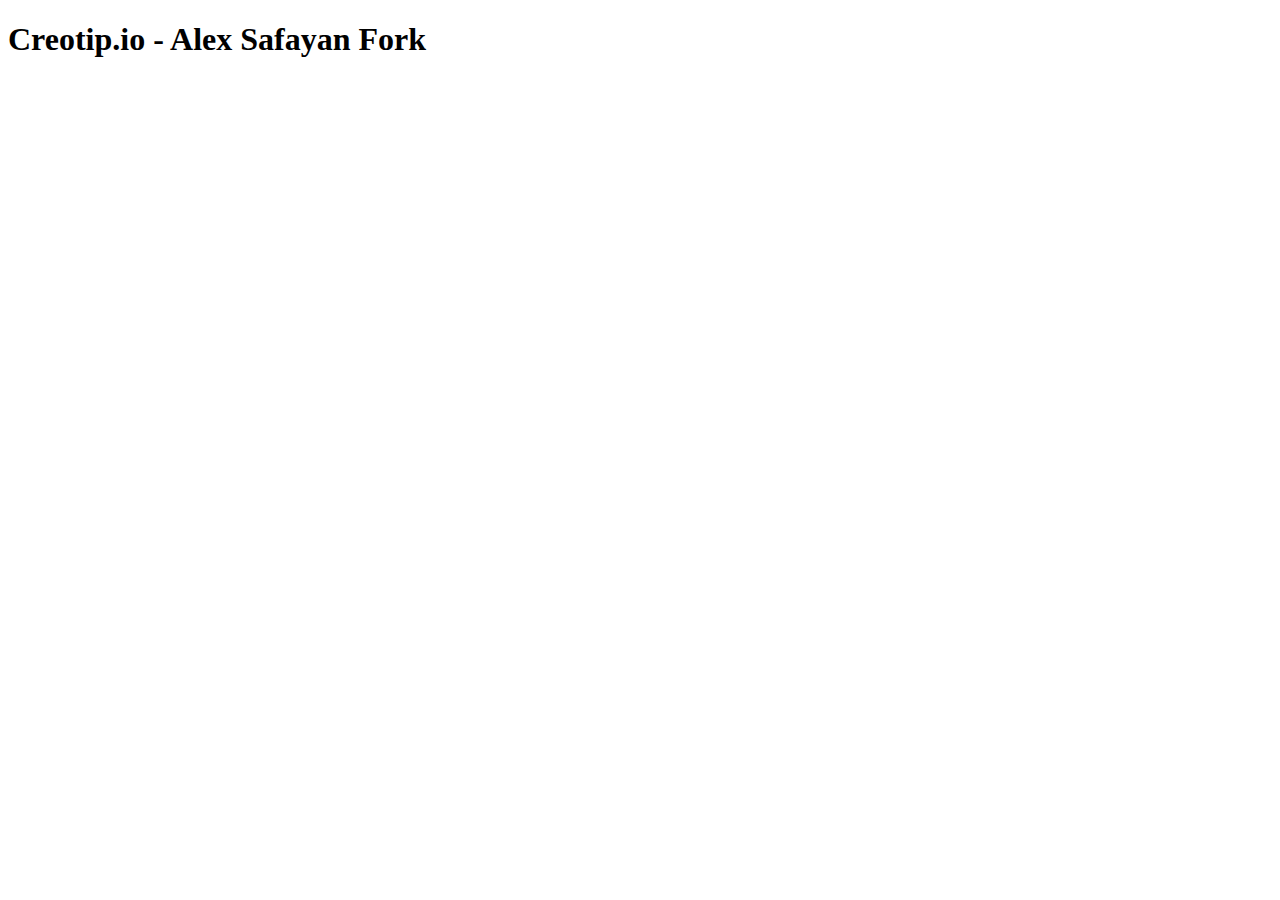
<file: index.html>
<!DOCTYPE html>
<html lang="en">
<head>
  <meta charset="UTF-8">
  <meta name="viewport" content="width=device-width, initial-scale=1.0">
  <title>Sandbox Loader</title>
  <style>
   @import url(https://fonts.googleapis.com/css?family=Open+Sans:300);

.inner {
  position: absolute; 
  margin: auto; 
  width: 50px; 
  height: 95px; 
  top: 0px; 
  left: 0px; 
  bottom: 0px; 
  right: 0px; 
}

.inner > div {
  width: 50px; 
  height: 50px; 
  background-color: rgba(255, 255, 255, 0.7); 
  border-radius: 100%; 
  position: absolute; 
  transition: all 0.5s ease; 
}

.inner > div:first-child {
  margin-left: -27px; 
  animation: one 1.5s linear 1; 
}

.inner > div:nth-child(2) {
  margin-left: 27px; 
  animation: two 1.5s linear 1; 
  </style>
</head>
<body><div class="pageLoad">
<div class="inner">
	<div></div>
  <div></div> 
  <div></div>
  <div></div>
</div> 
</div>
</body>
<h1>Creotip.io - Alex Safayan Fork </h1> 

  <script>
    setTimeout(function() {
  $('.inner div').addClass('done'); 
  
  setTimeout(function() {
    $('.inner div').addClass('page'); 
    
    setTimeout(function() {
    	$('.pageLoad').addClass('off'); 
      
      $('body, html').addClass('on'); 
      
      
  	}, 500)
  }, 500)
}, 1500)
  </script>
</html>
</file>
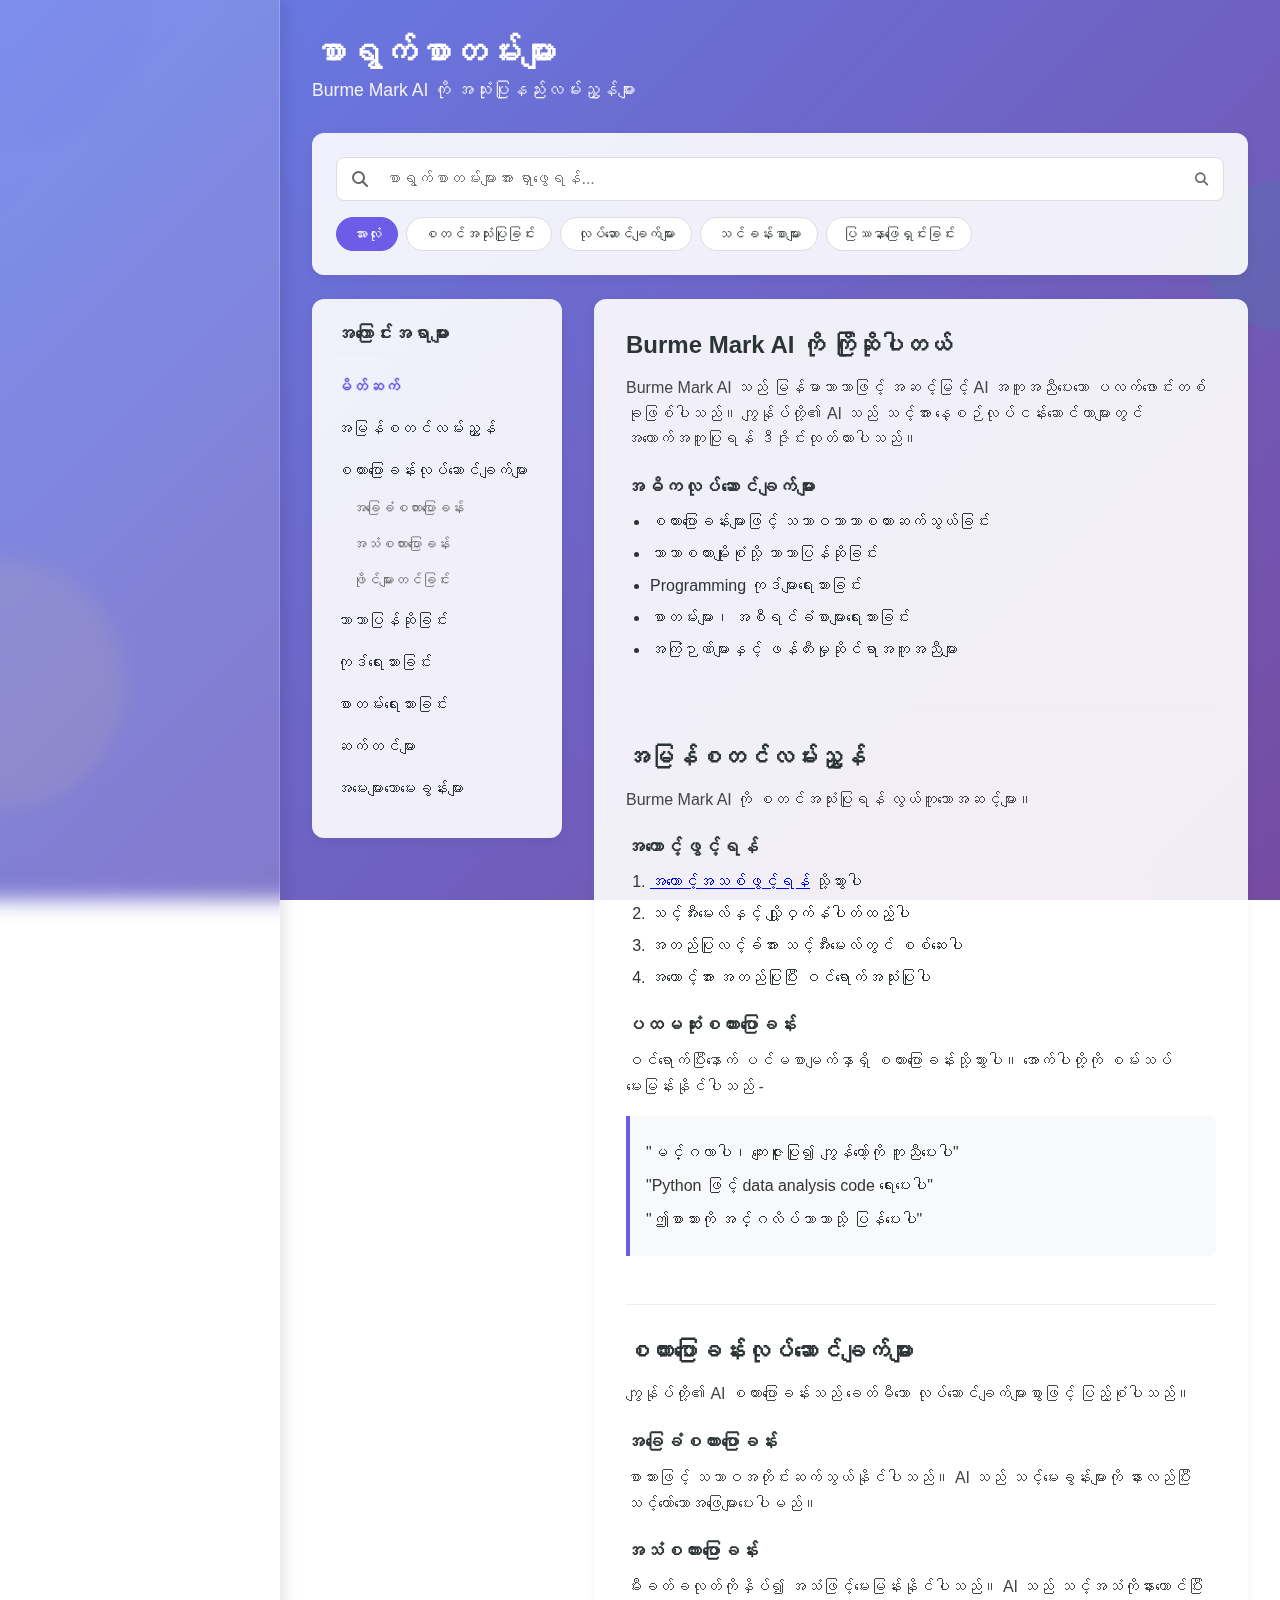
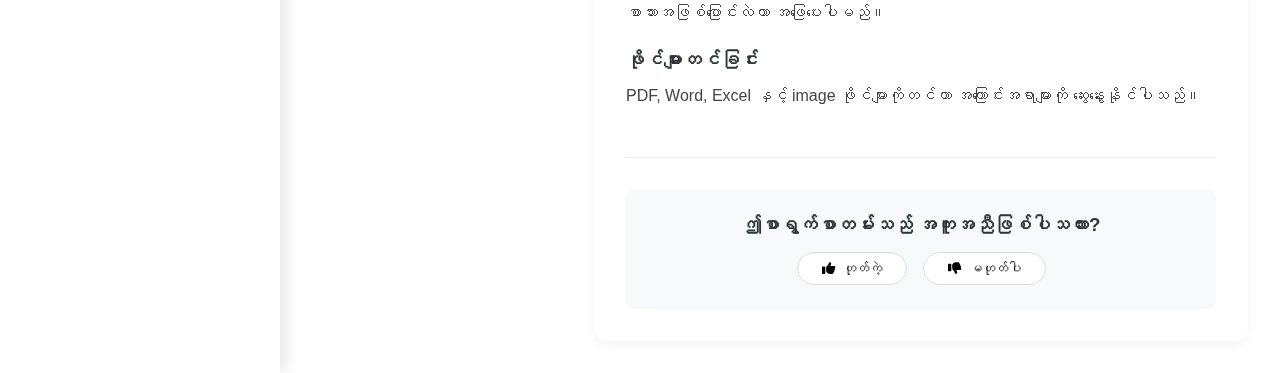
<file: pages/docs.html>
<!DOCTYPE html>
<html lang="my">
<head>
    <meta charset="UTF-8">
    <meta name="viewport" content="width=device-width, initial-scale=1.0">
    <title>စာရွက်စာတမ်းများ - Burme Mark AI</title>
    <link rel="stylesheet" href="https://cdnjs.cloudflare.com/ajax/libs/font-awesome/6.4.0/css/all.min.css">
    <link rel="stylesheet" href="../css/main.css">
    <link rel="stylesheet" href="../css/update_1.css">
</head>
<body>
    
    <!-- Animated Background -->
    <div class="animated-bg">
        <div class="shape shape-1"></div>
        <div class="shape shape-2"></div>
        <div class="shape shape-3"></div>
        <div class="shape shape-4"></div>
    </div>

    <!-- Main Layout -->
    <div class="app-container">
        <!-- Side Navigation -->
        <nav class="side-nav" id="sideNav">
            <!-- Navigation content same as index.html -->
        </nav>

        <!-- Main Content -->
        <main class="main-content">
            <div class="content-header">
                <h1>စာရွက်စာတမ်းများ</h1>
                <p>Burme Mark AI ကို အသုံးပြုနည်းလမ်းညွှန်များ</p>
            </div>

            <div class="content-body">
                <!-- Documentation Navigation -->
                <div class="docs-navigation">
                    <div class="docs-search">
                        <input type="text" placeholder="စာရွက်စာတမ်းများအား ရှာဖွေရန်..." id="docsSearch">
                        <button class="search-btn">
                            <i class="fas fa-search"></i>
                        </button>
                    </div>

                    <div class="docs-categories">
                        <button class="category-btn active" data-category="all">အားလုံး</button>
                        <button class="category-btn" data-category="getting-started">စတင်အသုံးပြုခြင်း</button>
                        <button class="category-btn" data-category="features">လုပ်ဆောင်ချက်များ</button>
                        <button class="category-btn" data-category="tutorials">သင်ခန်းစာများ</button>
                        <button class="category-btn" data-category="troubleshooting">ပြဿနာဖြေရှင်းခြင်း</button>
                    </div>
                </div>

                <!-- Documentation Content -->
                <div class="docs-content">
                    <div class="docs-sidebar">
                        <h3>အကြောင်းအရာများ</h3>
                        <ul class="docs-menu">
                            <li class="menu-item active">
                                <a href="#introduction">မိတ်ဆက်</a>
                            </li>
                            <li class="menu-item">
                                <a href="#quick-start">အမြန်စတင်လမ်းညွှန်</a>
                            </li>
                            <li class="menu-item">
                                <a href="#chat-features">စကားပြောခန်းလုပ်ဆောင်ချက်များ</a>
                                <ul class="submenu">
                                    <li><a href="#basic-chat">အခြေခံစကားပြောခန်း</a></li>
                                    <li><a href="#voice-chat">အသံစကားပြောခန်း</a></li>
                                    <li><a href="#file-upload">ဖိုင်များတင်ခြင်း</a></li>
                                </ul>
                            </li>
                            <li class="menu-item">
                                <a href="#translation">ဘာသာပြန်ဆိုခြင်း</a>
                            </li>
                            <li class="menu-item">
                                <a href="#code-generation">ကုဒ်ရေးသားခြင်း</a>
                            </li>
                            <li class="menu-item">
                                <a href="#document-creation">စာတမ်းရေးသားခြင်း</a>
                            </li>
                            <li class="menu-item">
                                <a href="#settings">ဆက်တင်များ</a>
                            </li>
                            <li class="menu-item">
                                <a href="#faq">အမေးများသောမေးခွန်းများ</a>
                            </li>
                        </ul>
                    </div>

                    <div class="docs-main">
                        <article class="docs-article" id="introduction">
                            <h2>Burme Mark AI ကို ကြိုဆိုပါတယ်</h2>
                            <p>Burme Mark AI သည် မြန်မာဘာသာဖြင့် အဆင့်မြင့် AI အကူအညီပေးသော ပလက်ဖောင်းတစ်ခုဖြစ်ပါသည်။ ကျွန်ုပ်တို့၏ AI သည် သင့်အား နေ့စဉ်လုပ်ငန်းဆောင်တာများတွင် အထောက်အကူပြုရန် ဒီဇိုင်းထုတ်ထားပါသည်။</p>

                            <h3>အဓိကလုပ်ဆောင်ချက်များ</h3>
                            <ul>
                                <li>စကားပြောခန်းများဖြင့် သဘာဝဘာသာစကားဆက်သွယ်ခြင်း</li>
                                <li>ဘာသာစကားမျိုးစုံသို့ ဘာသာပြန်ဆိုခြင်း</li>
                                <li>Programming ကုဒ်များရေးသားခြင်း</li>
                                <li>စာတမ်းများ၊ အစီရင်ခံစာများရေးသားခြင်း</li>
                                <li>အကြံဉာဏ်များနှင့် ဖန်တီးမှုဆိုင်ရာအကူအညီများ</li>
                            </ul>
                        </article>

                        <article class="docs-article" id="quick-start">
                            <h2>အမြန်စတင်လမ်းညွှန်</h2>
                            <p>Burme Mark AI ကို စတင်အသုံးပြုရန် လွယ်ကူသောအဆင့်များ။</p>

                            <h3>အကောင့်ဖွင့်ရန်</h3>
                            <ol>
                                <li><a href="../user/register.html">အကောင့်အသစ်ဖွင့်ရန်</a> သို့သွားပါ</li>
                                <li>သင့်အီးမေးလ်နှင့် လျှို့ဝှက်နံပါတ်ထည့်ပါ</li>
                                <li>အတည်ပြုလင့်ခ်အား သင့်အီးမေးလ်တွင် စစ်ဆေးပါ</li>
                                <li>အကောင့်အား အတည်ပြုပြီး ဝင်ရောက်အသုံးပြုပါ</li>
                            </ol>

                            <h3>ပထမဆုံးစကားပြောခန်း</h3>
                            <p>ဝင်ရောက်ပြီးနောက် ပင်မစာမျက်နှာရှိ စကားပြောခန်းသို့သွားပါ။ အောက်ပါတို့ကို စမ်းသပ်မေးမြန်းနိုင်ပါသည် -</p>
                            
                            <div class="code-example">
                                <p>"မင်္ဂလာပါ၊ ကျေးဇူးပြု၍ ကျွန်တော့်ကို ကူညီပေးပါ"</p>
                                <p>"Python ဖြင့် data analysis code ရေးပေးပါ"</p>
                                <p>"ဤစာသားကို အင်္ဂလိပ်ဘာသာသို့ ပြန်ပေးပါ"</p>
                            </div>
                        </article>

                        <article class="docs-article" id="chat-features">
                            <h2>စကားပြောခန်းလုပ်ဆောင်ချက်များ</h2>
                            <p>ကျွန်ုပ်တို့၏ AI စကားပြောခန်းသည် ခေတ်မီသော လုပ်ဆောင်ချက်များစွာဖြင့် ပြည့်စုံပါသည်။</p>

                            <h3 id="basic-chat">အခြေခံစကားပြောခန်း</h3>
                            <p>စာသားဖြင့် သဘာဝအတိုင်းဆက်သွယ်နိုင်ပါသည်။ AI သည် သင့်မေးခွန်းများကို နားလည်ပြီး သင့်တော်သောအဖြေများပေးပါမည်။</p>

                            <h3 id="voice-chat">အသံစကားပြောခန်း</h3>
                            <p>မီးခတ်ခလုတ်ကိုနှိပ်၍ အသံဖြင့်မေးမြန်းနိုင်ပါသည်။ AI သည် သင့်အသံကိုနားထောင်ပြီး စာသားအဖြစ်ပြောင်းလဲကာ အဖြေပေးပါမည်။</p>

                            <h3 id="file-upload">ဖိုင်များတင်ခြင်း</h3>
                            <p>PDF, Word, Excel နှင့် image ဖိုင်များကိုတင်ကာ အကြောင်းအရာများကို ဆွေးနွေးနိုင်ပါသည်။</p>
                        </article>

                        <!-- More documentation articles would follow -->

                        <div class="docs-feedback">
                            <h3>ဤစာရွက်စာတမ်းသည် အကူအညီဖြစ်ပါသလား?</h3>
                            <div class="feedback-buttons">
                                <button class="feedback-btn yes-btn">
                                    <i class="fas fa-thumbs-up"></i>
                                    ဟုတ်ကဲ့
                                </button>
                                <button class="feedback-btn no-btn">
                                    <i class="fas fa-thumbs-down"></i>
                                    မဟုတ်ပါ
                                </button>
                            </div>
                        </div>
                    </div>
                </div>
            </div>
        </main>
    </div>

    <script src="../js/loader_effect.js"></script>
    <script src="../js/main.js"></script>
    <script src="../js/docs.js"></script>
</body>
</html>
</file>
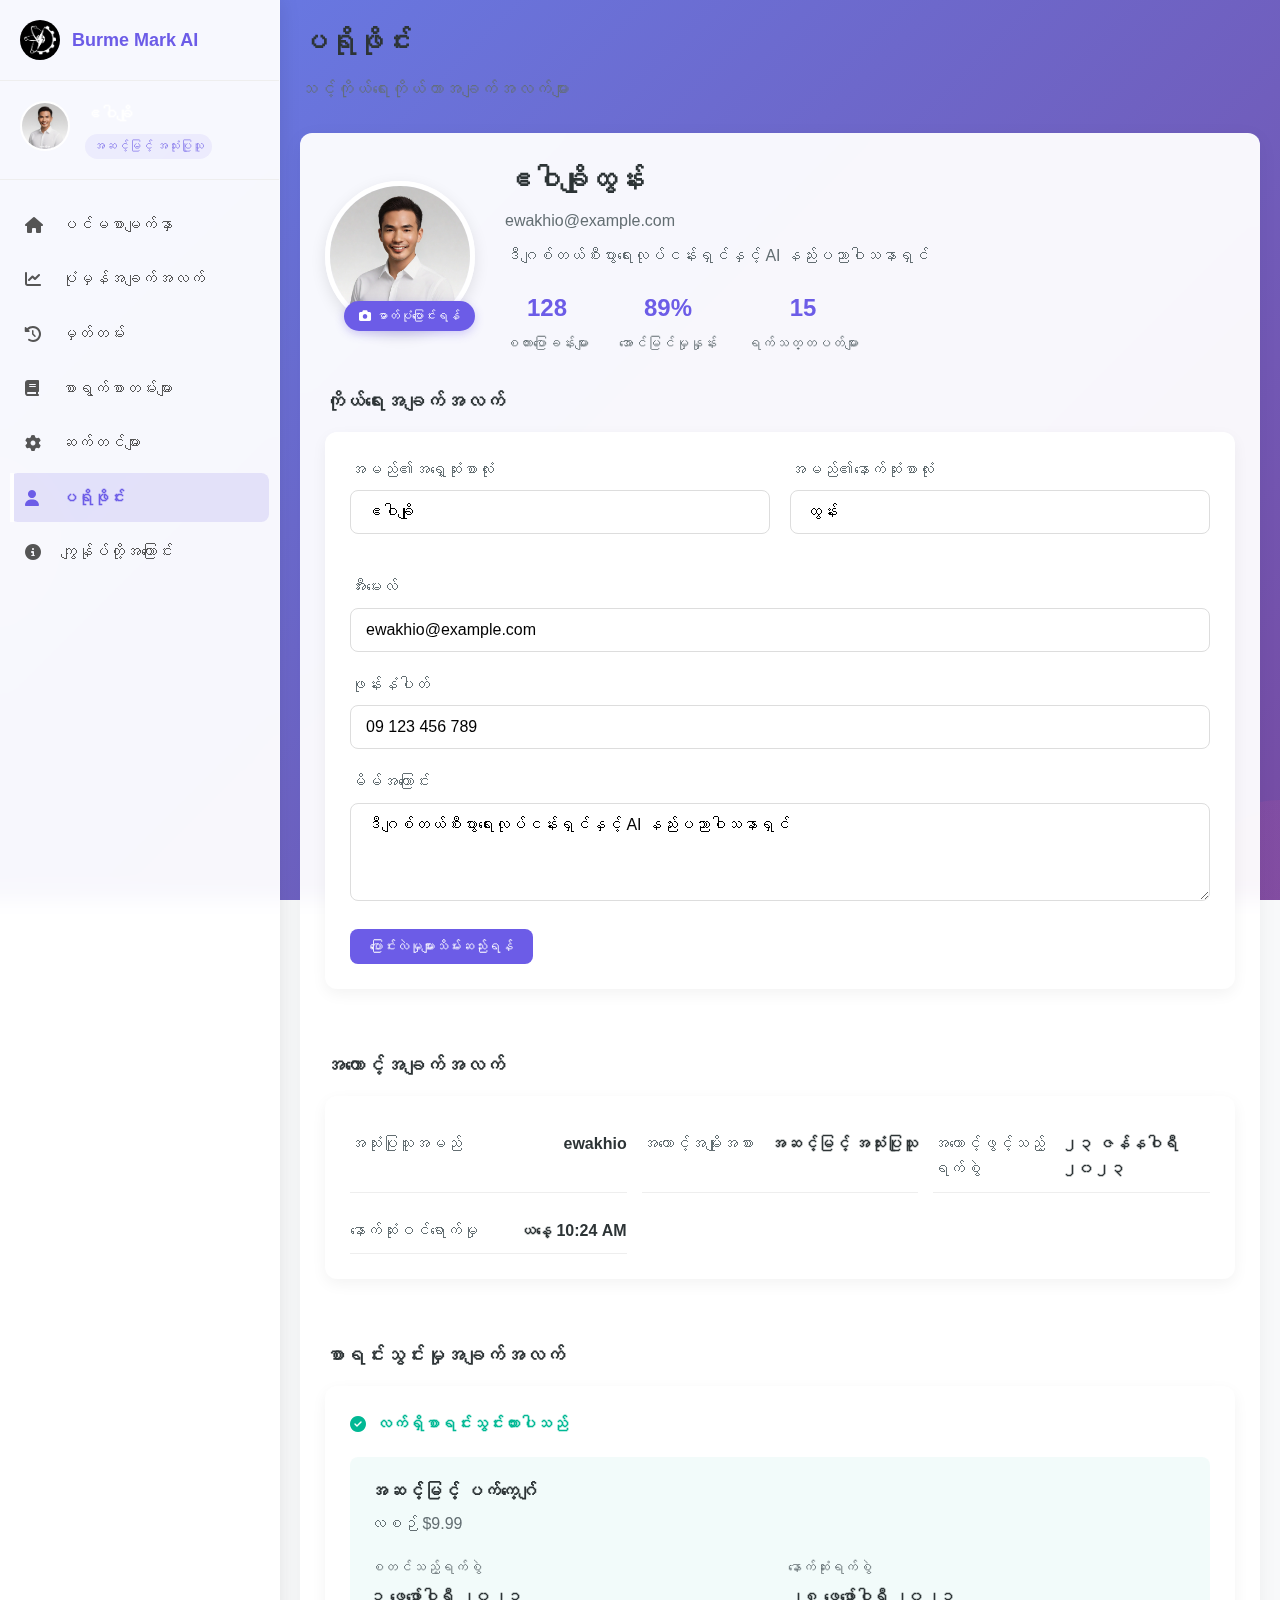
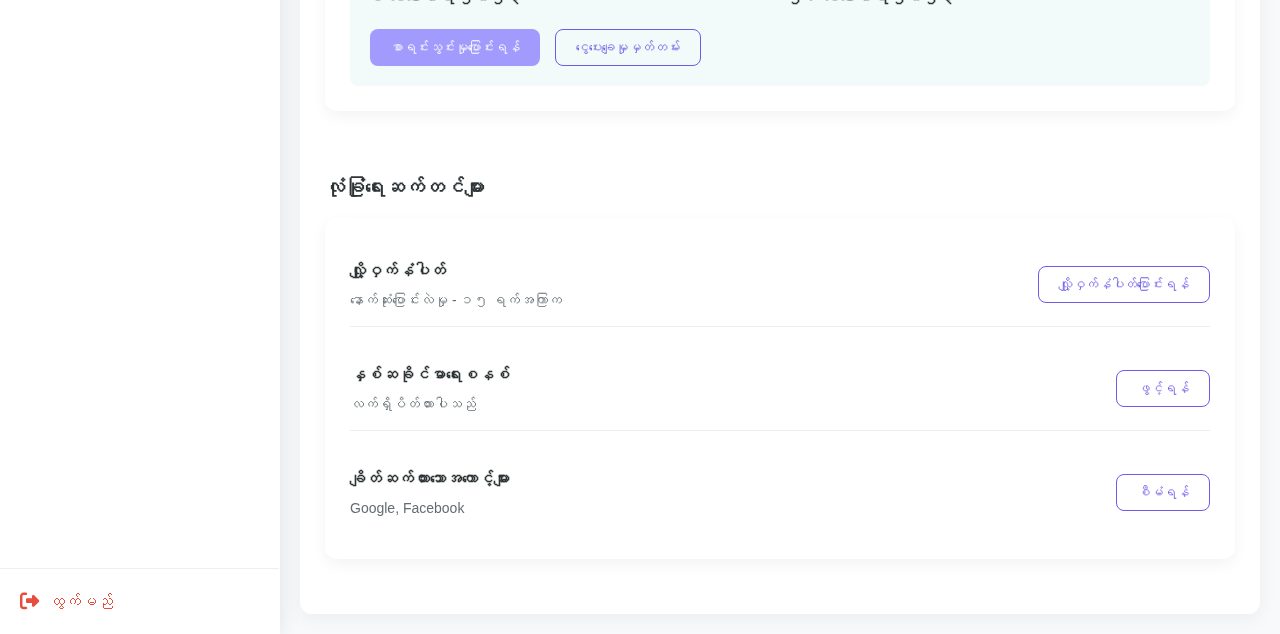
<file: pages/profile.html>
<!DOCTYPE html>
<html lang="my">
<head>
    <meta charset="UTF-8">
    <meta name="viewport" content="width=device-width, initial-scale=1.0">
    <title>ပရိုဖိုင်း - Burme Mark AI</title>
    <link rel="stylesheet" href="https://cdnjs.cloudflare.com/ajax/libs/font-awesome/6.4.0/css/all.min.css">
    <link rel="stylesheet" href="../css/main.css">
    <link rel="stylesheet" href="../css/update_2.css">
</head>
<body>
    <!-- Animated Background -->
    <div class="animated-bg">
        <div class="shape shape-1"></div>
        <div class="shape shape-2"></div>
        <div class="shape shape-3"></div>
        <div class="shape shape-4"></div>
    </div>

    <!-- Main Layout -->
    <div class="app-container">
        <!-- Side Navigation -->
        <nav class="side-nav" id="sideNav">
            <div class="nav-header">
                <div class="logo">
                    <img src="../assets/logo.png" alt="Burme Mark AI">
                    <span class="logo-text">Burme Mark AI</span>
                </div>
                <button class="nav-toggle" id="navToggle">
                    <i class="fas fa-bars"></i>
                </button>
            </div>

            <div class="nav-content">
                <div class="nav-user">
                    <div class="user-avatar">
                        <img src="../assets/user.png" alt="User">
                    </div>
                    <div class="user-info">
                        <div class="user-name">ဧဝါချို</div>
                        <div class="user-status">အဆင့်မြင့် အသုံးပြုသူ</div>
                    </div>
                </div>

                <ul class="nav-menu">
                    <li class="nav-item">
                        <a href="main.html">
                            <i class="fas fa-home"></i>
                            <span class="nav-text">ပင်မစာမျက်နှာ</span>
                        </a>
                    </li>
                    <li class="nav-item">
                        <a href="dashboard.html">
                            <i class="fas fa-chart-line"></i>
                            <span class="nav-text">ပုံမှန်အချက်အလက်</span>
                        </a>
                    </li>
                    <li class="nav-item">
                        <a href="history_view.html">
                            <i class="fas fa-history"></i>
                            <span class="nav-text">မှတ်တမ်း</span>
                        </a>
                    </li>
                    <li class="nav-item">
                        <a href="docs.html">
                            <i class="fas fa-book"></i>
                            <span class="nav-text">စာရွက်စာတမ်းများ</span>
                        </a>
                    </li>
                    <li class="nav-item">
                        <a href="setting.html">
                            <i class="fas fa-cog"></i>
                            <span class="nav-text">ဆက်တင်များ</span>
                        </a>
                    </li>
                    <li class="nav-item active">
                        <a href="profile.html">
                            <i class="fas fa-user"></i>
                            <span class="nav-text">ပရိုဖိုင်း</span>
                        </a>
                    </li>
                    <li class="nav-item">
                        <a href="about.html">
                            <i class="fas fa-info-circle"></i>
                            <span class="nav-text">ကျွန်ုပ်တို့အကြောင်း</span>
                        </a>
                    </li>
                </ul>
            </div>

            <div class="nav-footer">
                <a href="../user/login.html" class="logout-btn">
                    <i class="fas fa-sign-out-alt"></i>
                    <span class="nav-text">ထွက်မည်</span>
                </a>
            </div>
        </nav>

        <!-- Main Content -->
        <main class="main-content">
            <div class="content-header">
                <h1>ပရိုဖိုင်း</h1>
                <p>သင့်ကိုယ်ရေးကိုယ်တာအချက်အလက်များ</p>
            </div>

            <div class="content-body">
                <div class="profile-container">
                    <!-- Profile Header -->
                    <div class="profile-header">
                        <div class="profile-avatar">
                            <img src="../assets/user.png" alt="User Avatar" id="userAvatar">
                            <div class="avatar-actions">
                                <button class="avatar-action-btn" id="changeAvatar">
                                    <i class="fas fa-camera"></i>
                                    ဓာတ်ပုံပြောင်းရန်
                                </button>
                                <input type="file" id="avatarUpload" accept="image/*" style="display: none;">
                            </div>
                        </div>
                        
                        <div class="profile-info">
                            <h2>ဧဝါချိုထွန်း</h2>
                            <p class="profile-email">ewakhio@example.com</p>
                            <p class="profile-bio">ဒီဂျစ်တယ်စီးပွားရေးလုပ်ငန်းရှင်နှင့် AI နည်းပညာဝါသနာရှင်</p>
                            
                            <div class="profile-stats">
                                <div class="profile-stat">
                                    <div class="stat-number">128</div>
                                    <div class="stat-label">စကားပြောခန်းများ</div>
                                </div>
                                <div class="profile-stat">
                                    <div class="stat-number">89%</div>
                                    <div class="stat-label">အောင်မြင်မှုနှုန်း</div>
                                </div>
                                <div class="profile-stat">
                                    <div class="stat-number">15</div>
                                    <div class="stat-label">ရက်သတ္တပတ်များ</div>
                                </div>
                            </div>
                        </div>
                    </div>

                    <!-- Profile Content -->
                    <div class="profile-content">
                        <!-- Personal Information -->
                        <div class="profile-section">
                            <h3>ကိုယ်ရေးအချက်အလက်</h3>
                            <div class="profile-card">
                                <form class="profile-form">
                                    <div class="form-row">
                                        <div class="form-group">
                                            <label for="profileFirstName">အမည်၏အရှေ့ဆုံးစာလုံး</label>
                                            <input type="text" id="profileFirstName" value="ဧဝါချို">
                                        </div>
                                        <div class="form-group">
                                            <label for="profileLastName">အမည်၏နောက်ဆုံးစာလုံး</label>
                                            <input type="text" id="profileLastName" value="ထွန်း">
                                        </div>
                                    </div>
                                    
                                    <div class="form-group">
                                        <label for="profileEmail">အီးမေးလ်</label>
                                        <input type="email" id="profileEmail" value="ewakhio@example.com">
                                    </div>
                                    
                                    <div class="form-group">
                                        <label for="profilePhone">ဖုန်းနံပါတ်</label>
                                        <input type="tel" id="profilePhone" value="09 123 456 789">
                                    </div>
                                    
                                    <div class="form-group">
                                        <label for="profileBio">မိမ်အကြောင်း</label>
                                        <textarea id="profileBio" rows="4">ဒီဂျစ်တယ်စီးပွားရေးလုပ်ငန်းရှင်နှင့် AI နည်းပညာဝါသနာရှင်</textarea>
                                    </div>
                                    
                                    <button type="submit" class="btn btn-primary">ပြောင်းလဲမှုများသိမ်းဆည်းရန်</button>
                                </form>
                            </div>
                        </div>

                        <!-- Account Information -->
                        <div class="profile-section">
                            <h3>အကောင့်အချက်အလက်</h3>
                            <div class="profile-card">
                                <div class="account-info">
                                    <div class="info-item">
                                        <span class="info-label">အသုံးပြုသူအမည်</span>
                                        <span class="info-value">ewakhio</span>
                                    </div>
                                    <div class="info-item">
                                        <span class="info-label">အကောင့်အမျိုးအစား</span>
                                        <span class="info-value">အဆင့်မြင့် အသုံးပြုသူ</span>
                                    </div>
                                    <div class="info-item">
                                        <span class="info-label">အကောင့်ဖွင့်သည့်ရက်စွဲ</span>
                                        <span class="info-value">၂၃ ဇန်နဝါရီ ၂၀၂၃</span>
                                    </div>
                                    <div class="info-item">
                                        <span class="info-label">နောက်ဆုံးဝင်ရောက်မှု</span>
                                        <span class="info-value">ယနေ့ 10:24 AM</span>
                                    </div>
                                </div>
                            </div>
                        </div>

                        <!-- Subscription Information -->
                        <div class="profile-section">
                            <h3>စာရင်းသွင်းမှုအချက်အလက်</h3>
                            <div class="profile-card">
                                <div class="subscription-info">
                                    <div class="subscription-status active">
                                        <i class="fas fa-check-circle"></i>
                                        <span>လက်ရှိစာရင်းသွင်းထားပါသည်</span>
                                    </div>
                                    
                                    <div class="subscription-details">
                                        <div class="subscription-plan">
                                            <h4>အဆင့်မြင့် ပက်ကေ့ဂျ်</h4>
                                            <p>လစဉ် $9.99</p>
                                        </div>
                                        
                                        <div class="subscription-date">
                                            <div class="date-item">
                                                <span class="date-label">စတင်သည့်ရက်စွဲ</span>
                                                <span class="date-value">၁ ဖေဖော်ဝါရီ ၂၀၂၃</span>
                                            </div>
                                            <div class="date-item">
                                                <span class="date-label">နောက်ဆုံးရက်စွဲ</span>
                                                <span class="date-value">၂၈ ဖေဖော်ဝါရီ ၂၀၂၃</span>
                                            </div>
                                        </div>
                                        
                                        <div class="subscription-actions">
                                            <button class="btn btn-secondary">စာရင်းသွင်းမှုပြောင်းရန်</button>
                                            <button class="btn btn-outline">ငွေပေးချေမှုမှတ်တမ်း</button>
                                        </div>
                                    </div>
                                </div>
                            </div>
                        </div>

                        <!-- Security Settings -->
                        <div class="profile-section">
                            <h3>လုံခြုံရေးဆက်တင်များ</h3>
                            <div class="profile-card">
                                <div class="security-settings">
                                    <div class="security-item">
                                        <div class="security-info">
                                            <h4>လျှို့ဝှက်နံပါတ်</h4>
                                            <p>နောက်ဆုံးပြောင်းလဲမှု - ၁၅ ရက်အကြာက</p>
                                        </div>
                                        <button class="btn btn-outline" id="changePassword">လျှို့ဝှက်နံပါတ်ပြောင်းရန်</button>
                                    </div>
                                    
                                    <div class="security-item">
                                        <div class="security-info">
                                            <h4>နှစ်ဆခိုင်မာရေးစနစ်</h4>
                                            <p>လက်ရှိပိတ်ထားပါသည်</p>
                                        </div>
                                        <button class="btn btn-outline" id="enable2FA">ဖွင့်ရန်</button>
                                    </div>
                                    
                                    <div class="security-item">
                                        <div class="security-info">
                                            <h4>ချိတ်ဆက်ထားသောအကောင့်များ</h4>
                                            <p>Google, Facebook</p>
                                        </div>
                                        <button class="btn btn-outline" id="manageAccounts">စီမံရန်</button>
                                    </div>
                                </div>
                            </div>
                        </div>
                    </div>
                </div>
            </div>
        </main>
    </div>

    <script src="../js/main.js"></script>
    <script src="../js/user_profile.js"></script>
</body>
                      </html>
</file>
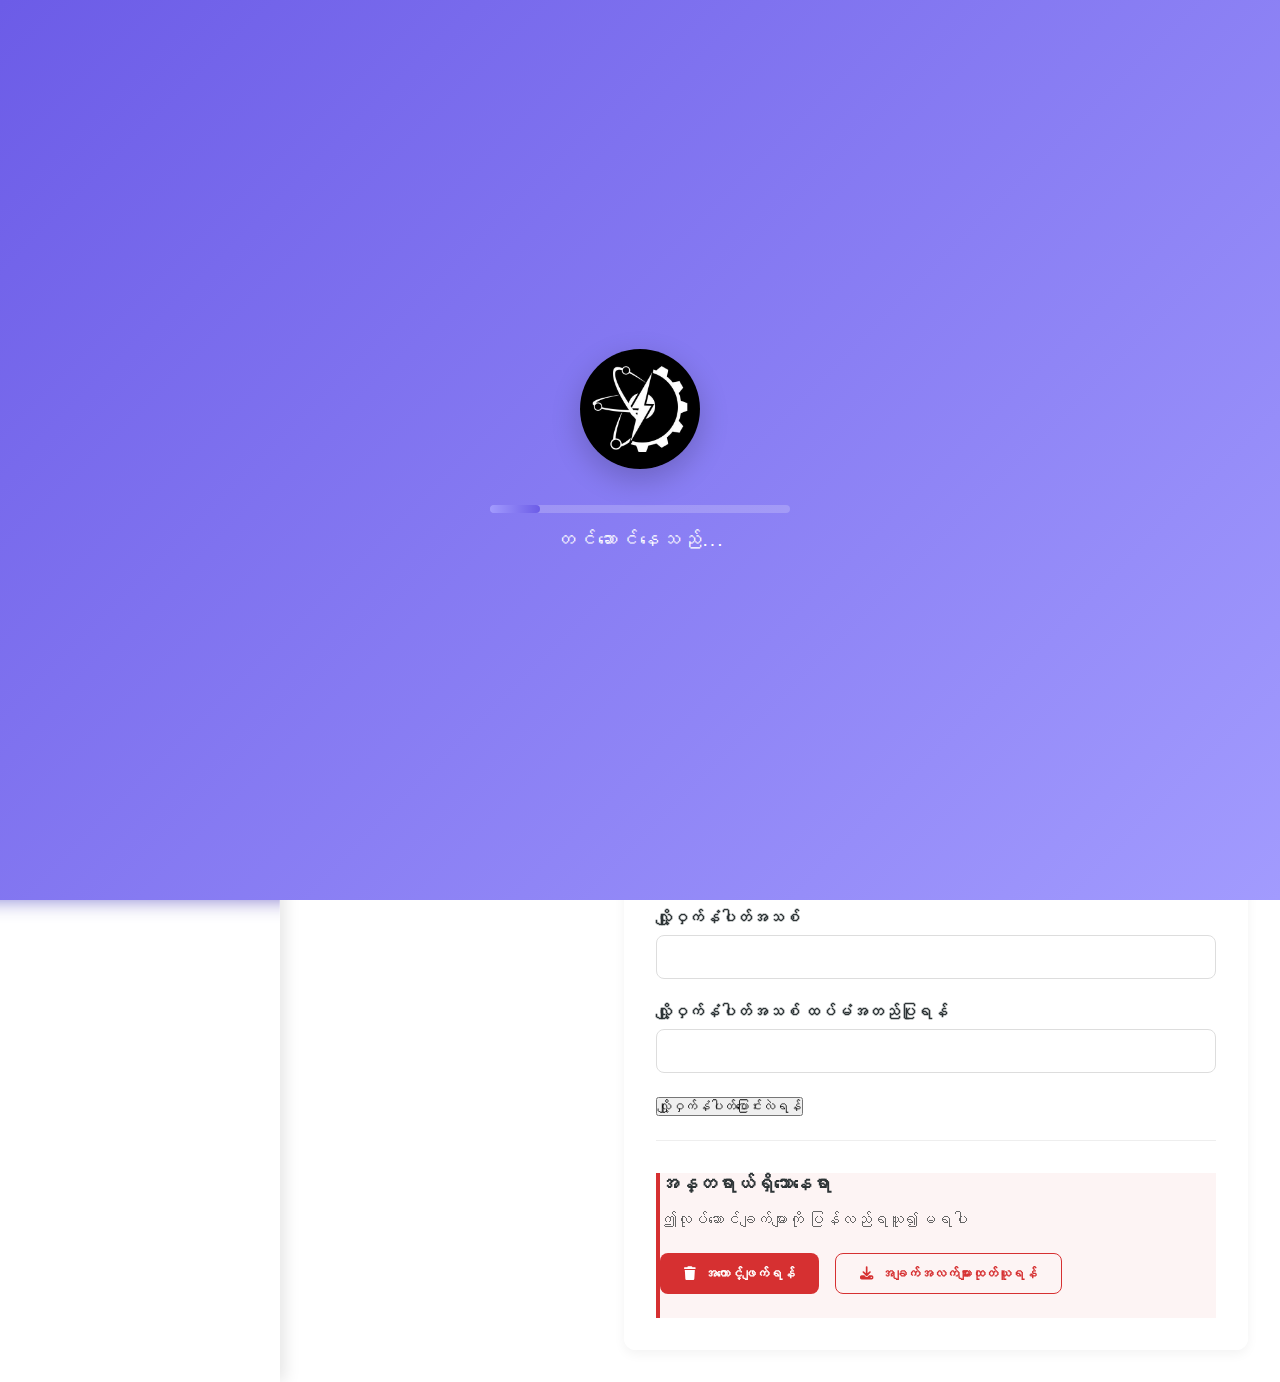
<file: pages/setting.html>
<!DOCTYPE html>
<html lang="my">
<head>
    <meta charset="UTF-8">
    <meta name="viewport" content="width=device-width, initial-scale=1.0">
    <title>ဆက်တင်များ - Burme Mark AI</title>
    <link rel="stylesheet" href="https://cdnjs.cloudflare.com/ajax/libs/font-awesome/6.4.0/css/all.min.css">
    <link rel="stylesheet" href="../css/main.css">
    <link rel="stylesheet" href="../css/update.css">
    <link rel="stylesheet" href="../css/setting.css">
</head>
<body>
    <!-- Loading Screen -->
    <div class="loader">
        <div class="loader-content">
            <div class="logo">
                <img src="../assets/logo.png" alt="Burme Mark AI">
            </div>
            <div class="progress-bar">
                <div class="progress"></div>
            </div>
            <div class="loading-text">တင်ဆောင်နေသည်...</div>
        </div>
    </div>

    <!-- Animated Background -->
    <div class="animated-bg">
        <div class="shape shape-1"></div>
        <div class="shape shape-2"></div>
        <div class="shape shape-3"></div>
        <div class="shape shape-4"></div>
    </div>

    <!-- Main Layout -->
    <div class="app-container">
        <!-- Side Navigation -->
        <nav class="side-nav" id="sideNav">
            <!-- Navigation content same as index.html -->
        </nav>

        <!-- Main Content -->
        <main class="main-content">
            <div class="content-header">
                <h1>ဆက်တင်များ</h1>
                <p>သင့်အကောင့်ကို စိတ်ကြိုက်ပြင်ဆင်ပါ</p>
            </div>

            <div class="content-body">
                <div class="settings-container">
                    <!-- Settings Sidebar -->
                    <div class="settings-sidebar">
                        <div class="settings-menu">
                            <button class="settings-menu-item active" data-target="account">
                                <i class="fas fa-user-circle"></i>
                                <span>အကောင့်ဆက်တင်များ</span>
                            </button>
                            <button class="settings-menu-item" data-target="preferences">
                                <i class="fas fa-sliders-h"></i>
                                <span>စိတ်ကြိုက်ဆက်တင်များ</span>
                            </button>
                            <button class="settings-menu-item" data-target="privacy">
                                <i class="fas fa-shield-alt"></i>
                                <span>ကိုယ်ရေးကိုယ်တာမူဝါဒ</span>
                            </button>
                            <button class="settings-menu-item" data-target="notifications">
                                <i class="fas fa-bell"></i>
                                <span>အသိပေးချက်များ</span>
                            </button>
                            <button class="settings-menu-item" data-target="language">
                                <i class="fas fa-language"></i>
                                <span>ဘာသာစကားများ</span>
                            </button>
                            <button class="settings-menu-item" data-target="accessibility">
                                <i class="fas fa-universal-access"></i>
                                <span>အသုံးပြုနိုင်မှုဆိုင်ရာ</span>
                            </button>
                        </div>
                    </div>

                    <!-- Settings Content -->
                    <div class="settings-content">
                        <!-- Account Settings -->
                        <div class="settings-section active" id="account-section">
                            <h2>အကောင့်ဆက်တင်များ</h2>
                            
                            <div class="settings-card">
                                <h3>ကိုယ်ရေးအချက်အလက်</h3>
                                <form class="settings-form">
                                    <div class="form-row">
                                        <div class="form-group">
                                            <label for="firstName">အမည်၏အရှေ့ဆုံးစာလုံး</label>
                                            <input type="text" id="firstName" value="ဧဝါချို">
                                        </div>
                                        <div class="form-group">
                                            <label for="lastName">အမည်၏နောက်ဆုံးစာလုံး</label>
                                            <input type="text" id="lastName" value="ထွန်း">
                                        </div>
                                    </div>
                                    
                                    <div class="form-group">
                                        <label for="email">အီးမေးလ်</label>
                                        <input type="email" id="email" value="ewakhio@example.com">
                                    </div>
                                    
                                    <div class="form-group">
                                        <label for="username">အသုံးပြုသူအမည်</label>
                                        <input type="text" id="username" value="ewakhio">
                                    </div>
                                    
                                    <div class="form-group">
                                        <label for="bio">မိမ်အကြောင်း</label>
                                        <textarea id="bio" rows="4">ဒီဂျစ်တယ်စီးပွားရေးလုပ်ငန်းရှင်နှင့် AI နည်းပညာဝါသနာရှင်</textarea>
                                    </div>
                                    
                                    <button type="submit" class="btn btn-primary">ပြောင်းလဲမှုများသိမ်းဆည်းရန်</button>
                                </form>
                            </div>
                            
                            <div class="settings-card">
                                <h3>လျှို့ဝှက်နံပါတ်ပြောင်းလဲရန်</h3>
                                <form class="settings-form">
                                    <div class="form-group">
                                        <label for="currentPassword">လက်ရှိလျှို့ဝှက်နံပါတ်</label>
                                        <input type="password" id="currentPassword">
                                    </div>
                                    
                                    <div class="form-group">
                                        <label for="newPassword">လျှို့ဝှက်နံပါတ်အသစ်</label>
                                        <input type="password" id="newPassword">
                                    </div>
                                    
                                    <div class="form-group">
                                        <label for="confirmNewPassword">လျှို့ဝှက်နံပါတ်အသစ် ထပ်မံအတည်ပြုရန်</label>
                                        <input type="password" id="confirmNewPassword">
                                    </div>
                                    
                                    <button type="submit" class="btn btn-primary">လျှို့ဝှက်နံပါတ်ပြောင်းလဲရန်</button>
                                </form>
                            </div>
                            
                            <div class="settings-card danger-zone">
                                <h3>အန္တရာယ်ရှိသောနေရာ</h3>
                                <p>ဤလုပ်ဆောင်ချက်များကို ပြန်လည်ရယူ၍မရပါ</p>
                                
                                <div class="danger-actions">
                                    <button class="btn btn-danger" id="deleteAccount">
                                        <i class="fas fa-trash"></i>
                                        အကောင့်ဖျက်ရန်
                                    </button>
                                    
                                    <button class="btn btn-danger-outline" id="exportData">
                                        <i class="fas fa-download"></i>
                                        အချက်အလက်များထုတ်ယူရန်
                                    </button>
                                </div>
                            </div>
                        </div>

                        <!-- Preferences Settings -->
                        <div class="settings-section" id="preferences-section">
                            <h2>စိတ်ကြိုက်ဆက်တင်များ</h2>
                            
                            <div class="settings-card">
                                <h3>အပြင်အဆင်ဆိုင်ရာ</h3>
                                <form class="settings-form">
                                    <div class="form-group">
                                        <label for="theme">အပြင်အဆင်ပုံစံ</label>
                                        <select id="theme">
                                            <option value="light">အလင်းပုံစံ</option>
                                            <option value="dark">အမှောင်ပုံစံ</option>
                                            <option value="auto">စက်ပစ္စည်းနှင့်အညီ</option>
                                        </select>
                                    </div>
                                    
                                    <div class="form-group">
                                        <label for="fontSize">စာလုံးအရွယ်အစား</label>
                                        <select id="fontSize">
                                            <option value="small">သေး</option>
                                            <option value="medium" selected>ပျမ်းမျှ</option>
                                            <option value="large">ကြီး</option>
                                            <option value="x-large">အကြီးဆုံး</option>
                                        </select>
                                    </div>
                                    
                                    <div class="form-group">
                                        <label class="checkbox-container">
                                            <input type="checkbox" id="reduceMotion" checked>
                                            <span class="checkmark"></span>
                                            လှုပ်ရှားမှုလျှော့ချခြင်း
                                        </label>
                                        <p class="setting-description">ဤဆက်တင်သည် animation များကို လျှော့ချပေးပါမည်</p>
                                    </div>
                                    
                                    <button type="submit" class="btn btn-primary">ဆက်တင်များသိမ်းဆည်းရန်</button>
                                </form>
                            </div>
                            
                            <div class="settings-card">
                                <h3>AI ဆက်တင်များ</h3>
                                <form class="settings-form">
                                    <div class="form-group">
                                        <label for="aiStyle">AI တုံ့ပြန်မှုပုံစံ</label>
                                        <select id="aiStyle">
                                            <option value="professional">Professional</option>
                                            <option value="friendly" selected>ဖော်ရွေသော</option>
                                            <option value="technical">နည်းပညာဆန်သော</option>
                                            <option value="creative">ဖန်တီးနိုင်သော</option>
                                        </select>
                                    </div>
                                    
                                    <div class="form-group">
                                        <label for="responseLength">တုံ့ပြန်မှုအရှည်</label>
                                        <select id="responseLength">
                                            <option value="short">တိုတောင်းသော</option>
                                            <option value="medium" selected>ပျမ်းမျှ</option>
                                            <option value="long">ရှည်လျားသော</option>
                                            <option value="detailed">အသေးစိတ်</option>
                                        </select>
                                    </div>
                                    
                                    <div class="form-group">
                                        <label class="checkbox-container">
                                            <input type="checkbox" id="autoExpand" checked>
                                            <span class="checkmark"></span>
                                            ဆွေးနွေးခန်းများကို အလိုအလျောက်ချဲ့ထွင်ခြင်း
                                        </label>
                                    </div>
                                    
                                    <div class="form-group">
                                        <label class="checkbox-container">
                                            <input type="checkbox" id="suggestions" checked>
                                            <span class="checkmark"></span>
                                            အကြံပြုချက်များပြသခြင်း
                                        </label>
                                    </div>
                                    
                                    <button type="submit" class="btn btn-primary">ဆက်တင်များသိမ်းဆည်းရန်</button>
                                </form>
                            </div>
                        </div>

                        <!-- Other settings sections would follow a similar pattern -->
                        
                    </div>
                </div>
            </div>
        </main>
    </div>

    <script src="../js/loader_effect.js"></script>
    <script src="../js/main.js"></script>
    <script src="../js/setting.js"></script>
</body>
</html>
</file>
<file: css/update_1.css>
/* Additional styles for new pages */

/* Loader Icon */
.loader-icon {
    width: 80px;
    height: 80px;
    margin-bottom: 1.5rem;
    animation: spin 1.5s linear infinite;
}

@keyframes spin {
    0% { transform: rotate(0deg); }
    100% { transform: rotate(360deg); }
}

/* Reset Page Specific Styles */
.reset-instructions {
    background: #f8f9fa;
    padding: 1rem;
    border-radius: 8px;
    margin: 1.5rem 0;
    border-left: 4px solid var(--primary);
}

.reset-instructions p {
    margin: 0;
    color: #666;
    font-size: 0.9rem;
}

.reset-success {
    text-align: center;
    padding: 2rem;
}

.success-icon {
    width: 80px;
    height: 80px;
    border-radius: 50%;
    background: var(--success);
    color: white;
    display: flex;
    align-items: center;
    justify-content: center;
    font-size: 2.5rem;
    margin: 0 auto 1.5rem;
}

/* History Page Styles */
.history-filters {
    display: grid;
    grid-template-columns: repeat(auto-fit, minmax(250px, 1fr));
    gap: 1.5rem;
    margin-bottom: 1.5rem;
    background: var(--card-bg);
    padding: 1.5rem;
    border-radius: 12px;
    box-shadow: 0 4px 12px rgba(0, 0, 0, 0.05);
}

.filter-group label {
    display: block;
    margin-bottom: 0.5rem;
    font-weight: 600;
    color: var(--dark);
}

.filter-group select,
.filter-group input {
    width: 100%;
    padding: 0.75rem 1rem;
    border: 1px solid #ddd;
    border-radius: 8px;
    font-size: 1rem;
}

.search-box {
    position: relative;
}

.search-box input {
    padding-right: 3rem;
}

.search-btn {
    position: absolute;
    right: 0.5rem;
    top: 50%;
    transform: translateY(-50%);
    background: none;
    border: none;
    color: #666;
    cursor: pointer;
    padding: 0.5rem;
}

.history-actions {
    display: flex;
    gap: 1rem;
    margin-bottom: 1.5rem;
}

.history-list {
    display: flex;
    flex-direction: column;
    gap: 1rem;
    margin-bottom: 2rem;
}

.history-item {
    background: var(--card-bg);
    border-radius: 12px;
    padding: 1.25rem;
    display: flex;
    align-items: center;
    box-shadow: 0 2px 8px rgba(0, 0, 0, 0.05);
    transition: var(--transition);
}

.history-item:hover {
    transform: translateY(-1px);
    box-shadow: 0 4px 12px rgba(0, 0, 0, 0.1);
}

.history-icon {
    width: 50px;
    height: 50px;
    border-radius: 10px;
    background: rgba(108, 92, 231, 0.1);
    color: var(--primary);
    display: flex;
    align-items: center;
    justify-content: center;
    font-size: 1.2rem;
    margin-right: 1rem;
}

.history-content {
    flex: 1;
}

.history-content h3 {
    font-size: 1rem;
    color: var(--dark);
    margin-bottom: 0.25rem;
}

.history-content p {
    font-size: 0.9rem;
    color: #666;
    margin-bottom: 0.5rem;
}

.history-meta {
    display: flex;
    gap: 1rem;
    font-size: 0.8rem;
    color: #999;
}

.history-date, .history-type, .history-duration {
    display: flex;
    align-items: center;
    gap: 0.25rem;
}

.history-actions {
    display: flex;
    gap: 0.5rem;
}

.history-actions .action-btn {
    width: 40px;
    height: 40px;
    border-radius: 8px;
    border: 1px solid #ddd;
    background: white;
    color: #666;
    cursor: pointer;
    transition: var(--transition);
    display: flex;
    align-items: center;
    justify-content: center;
}

.history-actions .action-btn:hover {
    background: #f8f9fa;
    color: var(--primary);
}

.pagination {
    display: flex;
    justify-content: center;
    align-items: center;
    gap: 1rem;
    margin-top: 2rem;
}

.pagination-btn {
    padding: 0.5rem 1rem;
    border: 1px solid #ddd;
    background: white;
    color: var(--dark);
    border-radius: 6px;
    cursor: pointer;
    transition: var(--transition);
    display: flex;
    align-items: center;
    gap: 0.5rem;
}

.pagination-btn:hover:not(:disabled) {
    background: #f8f9fa;
    border-color: #ccc;
}

.pagination-btn:disabled {
    opacity: 0.5;
    cursor: not-allowed;
}

.pagination-pages {
    display: flex;
    gap: 0.5rem;
}

.pagination-page {
    width: 35px;
    height: 35px;
    display: flex;
    align-items: center;
    justify-content: center;
    border-radius: 6px;
    cursor: pointer;
    transition: var(--transition);
}

.pagination-page:hover {
    background: #f8f9fa;
}

.pagination-page.active {
    background: var(--primary);
    color: white;
}

.pagination-dots {
    display: flex;
    align-items: center;
    color: #666;
}

/* Documentation Page Styles */
.docs-navigation {
    background: var(--card-bg);
    padding: 1.5rem;
    border-radius: 12px;
    margin-bottom: 1.5rem;
    box-shadow: 0 4px 12px rgba(0, 0, 0, 0.05);
}

.docs-search {
    position: relative;
    margin-bottom: 1rem;
}

.docs-search input {
    width: 100%;
    padding: 0.75rem 1rem 0.75rem 3rem;
    border: 1px solid #ddd;
    border-radius: 8px;
    font-size: 1rem;
}

.docs-search::before {
    content: '\f002';
    font-family: 'Font Awesome 5 Free';
    font-weight: 900;
    position: absolute;
    left: 1rem;
    top: 50%;
    transform: translateY(-50%);
    color: #666;
}

.docs-categories {
    display: flex;
    flex-wrap: wrap;
    gap: 0.5rem;
}

.category-btn {
    padding: 0.5rem 1rem;
    border: 1px solid #ddd;
    background: white;
    color: var(--dark);
    border-radius: 20px;
    cursor: pointer;
    transition: var(--transition);
    font-size: 0.9rem;
}

.category-btn:hover,
.category-btn.active {
    background: var(--primary);
    color: white;
    border-color: var(--primary);
}

.docs-content {
    display: grid;
    grid-template-columns: 250px 1fr;
    gap: 2rem;
}

.docs-sidebar {
    background: var(--card-bg);
    border-radius: 12px;
    padding: 1.5rem;
    height: fit-content;
    box-shadow: 0 4px 12px rgba(0, 0, 0, 0.05);
}

.docs-sidebar h3 {
    margin-bottom: 1rem;
    padding-bottom: 0.5rem;
    border-bottom: 1px solid #eee;
}

.docs-menu {
    list-style: none;
    padding: 0;
}

.menu-item {
    margin-bottom: 0.5rem;
}

.menu-item a {
    display: block;
    padding: 0.5rem 0;
    color: var(--dark);
    text-decoration: none;
    transition: var(--transition);
}

.menu-item a:hover {
    color: var(--primary);
}

.menu-item.active a {
    color: var(--primary);
    font-weight: 600;
}

.submenu {
    list-style: none;
    padding-left: 1rem;
    margin-top: 0.25rem;
}

.submenu li {
    margin-bottom: 0.25rem;
}

.submenu a {
    font-size: 0.9rem;
    color: #666;
}

.submenu a:hover {
    color: var(--primary);
}

.docs-main {
    background: var(--card-bg);
    border-radius: 12px;
    padding: 2rem;
    box-shadow: 0 4px 12px rgba(0, 0, 0, 0.05);
}

.docs-article {
    margin-bottom: 2rem;
    padding-bottom: 2rem;
    border-bottom: 1px solid #eee;
}

.docs-article:last-child {
    border-bottom: none;
    margin-bottom: 0;
    padding-bottom: 0;
}

.docs-article h2 {
    color: var(--dark);
    margin-bottom: 1rem;
}

.docs-article h3 {
    color: var(--dark);
    margin: 1.5rem 0 0.75rem;
}

.docs-article p {
    line-height: 1.6;
    margin-bottom: 1rem;
    color: #444;
}

.docs-article ul, .docs-article ol {
    margin-bottom: 1rem;
    padding-left: 1.5rem;
}

.docs-article li {
    margin-bottom: 0.5rem;
    line-height: 1.5;
}

.code-example {
    background: #f8f9fa;
    border-left: 4px solid var(--primary);
    padding: 1rem;
    border-radius: 0 8px 8px 0;
    margin: 1rem 0;
    font-family: 'Courier New', monospace;
}

.code-example p {
    margin: 0.5rem 0;
    color: #333;
}

.docs-feedback {
    background: #f8f9fa;
    padding: 1.5rem;
    border-radius: 8px;
    margin-top: 2rem;
    text-align: center;
}

.docs-feedback h3 {
    margin-bottom: 1rem;
}

.feedback-buttons {
    display: flex;
    justify-content: center;
    gap: 1rem;
}

.feedback-btn {
    padding: 0.5rem 1.5rem;
    border: 1px solid #ddd;
    background: white;
    border-radius: 20px;
    cursor: pointer;
    transition: var(--transition);
    display: flex;
    align-items: center;
    gap: 0.5rem;
}

.feedback-btn:hover {
    background: #f8f9fa;
}

.yes-btn:hover {
    color: var(--success);
    border-color: var(--success);
}

.no-btn:hover {
    color: var(--danger);
    border-color: var(--danger);
}

/* About Page Styles */
.about-section {
    display: grid;
    grid-template-columns: 1fr 1fr;
    gap: 3rem;
    align-items: center;
    margin-bottom: 3rem;
}

.about-section.reverse {
    direction: rtl;
}

.about-section.reverse .about-content {
    direction: ltr;
}

.about-section.reverse .about-image {
    direction: ltr;
}

.about-content h2 {
    color: var(--dark);
    margin-bottom: 1rem;
}

.about-content p {
    line-height: 1.6;
    color: #444;
    margin-bottom: 1.5rem;
}

.about-image img {
    width: 100%;
    border-radius: 12px;
    box-shadow: 0 8px 20px rgba(0, 0, 0, 0.1);
}

.mission-stats {
    display: grid;
    grid-template-columns: repeat(3, 1fr);
    gap: 1.5rem;
    margin-top: 2rem;
}

.mission-stat {
    text-align: center;
    padding: 1rem;
    background: #f8f9fa;
    border-radius: 8px;
}

.stat-number {
    font-size: 1.8rem;
    font-weight: 700;
    color: var(--primary);
    margin-bottom: 0.5rem;
}

.stat-label {
    font-size: 0.9rem;
    color: #666;
}

.team-features {
    list-style: none;
    padding: 0;
}

.team-features li {
    display: flex;
    align-items: center;
    gap: 0.5rem;
    margin-bottom: 0.75rem;
    color: #444;
}

.team-features i {
    color: var(--success);
}

.tech-stack {
    display: grid;
    grid-template-columns: repeat(3, 1fr);
    gap: 1rem;
    margin-top: 1.5rem;
}

.tech-item {
    display: flex;
    flex-direction: column;
    align-items: center;
    padding: 1rem;
    background: #f8f9fa;
    border-radius: 8px;
    transition: var(--transition);
}

.tech-item:hover {
    transform: translateY(-2px);
    box-shadow: 0 4px 12px rgba(0, 0, 0, 0.1);
}

.tech-icon {
    width: 50px;
    height: 50px;
    background: var(--primary);
    color: white;
    border-radius: 50%;
    display: flex;
    align-items: center;
    justify-content: center;
    font-size: 1.5rem;
    margin-bottom: 0.5rem;
}

.tech-item span {
    font-weight: 600;
    color: var(--dark);
}

.values-section {
    margin: 3rem 0;
}

.values-section h2 {
    text-align: center;
    margin-bottom: 2rem;
    color: var(--dark);
}

.values-grid {
    display: grid;
    grid-template-columns: repeat(auto-fit, minmax(250px, 1fr));
    gap: 1.5rem;
}

.value-card {
    background: var(--card-bg);
    padding: 1.5rem;
    border-radius: 12px;
    text-align: center;
    box-shadow: 0 4px 12px rgba(0, 0, 0, 0.05);
    transition: var(--transition);
}

.value-card:hover {
    transform: translateY(-2px);
    box-shadow: 0 8px 20px rgba(0, 0, 0, 0.1);
}

.value-icon {
    width: 60px;
    height: 60px;
    background: linear-gradient(135deg, var(--primary), var(--secondary));
    color: white;
    border-radius: 50%;
    display: flex;
    align-items: center;
    justify-content: center;
    font-size: 1.5rem;
    margin: 0 auto 1rem;
}

.value-card h3 {
    color: var(--dark);
    margin-bottom: 0.75rem;
}

.value-card p {
    color: #666;
    line-height: 1.5;
}

.contact-section {
    background: var(--card-bg);
    padding: 2rem;
    border-radius: 12px;
    text-align: center;
    box-shadow: 0 4px 12px rgba(0, 0, 0, 0.05);
}

.contact-section h2 {
    color: var(--dark);
    margin-bottom: 1rem;
}

.contact-section p {
    color: #666;
    margin-bottom: 2rem;
    max-width: 600px;
    margin-left: auto;
    margin-right: auto;
}

.contact-methods {
    display: grid;
    grid-template-columns: repeat(auto-fit, minmax(200px, 1fr));
    gap: 1.5rem;
}

.contact-method {
    padding: 1.5rem;
    background: #f8f9fa;
    border-radius: 8px;
}

.contact-icon {
    width: 50px;
    height: 50px;
    background: var(--primary);
    color: white;
    border-radius: 50%;
    display: flex;
    align-items: center;
    justify-content: center;
    font-size: 1.2rem;
    margin: 0 auto 1rem;
}

.contact-method h3 {
    color: var(--dark);
    margin-bottom: 0.5rem;
}

.contact-method p {
    color: #666;
    margin: 0;
}

/* Responsive Design */
@media (max-width: 992px) {
    .docs-content {
        grid-template-columns: 1fr;
    }
    
    .docs-sidebar {
        order: 2;
    }
    
    .docs-main {
        order: 1;
    }
    
    .about-section {
        grid-template-columns: 1fr;
        gap: 2rem;
    }
}

@media (max-width: 768px) {
    .history-filters {
        grid-template-columns: 1fr;
    }
    
    .history-actions {
        flex-direction: column;
    }
    
    .mission-stats,
    .tech-stack {
        grid-template-columns: repeat(2, 1fr);
    }
    
    .contact-methods {
        grid-template-columns: 1fr;
    }
}

@media (max-width: 480px) {
    .mission-stats,
    .tech-stack {
        grid-template-columns: 1fr;
    }
    
    .docs-categories {
        flex-direction: column;
    }
    
    .category-btn {
        width: 100%;
        text-align: center;
    }
    
    .feedback-buttons {
        flex-direction: column;
    }
    
    .history-item {
        flex-direction: column;
        text-align: center;
        gap: 1rem;
    }
    
    .history-meta {
        justify-content: center;
    }
    
    .pagination {
        flex-wrap: wrap;
    }
  }
</file>
<file: css/update_2.css>
/* main.css */
/* Base Styles */
* {
    margin: 0;
    padding: 0;
    box-sizing: border-box;
}

body {
    font-family: 'Noto Sans Myanmar', 'Pyidaungsu', sans-serif;
    line-height: 1.6;
    color: #333;
    background-color: #f8f9fa;
}

/* Animated Background */
.animated-bg {
    position: fixed;
    top: 0;
    left: 0;
    width: 100%;
    height: 100%;
    z-index: -1;
    overflow: hidden;
}

.shape {
    position: absolute;
    border-radius: 50%;
    opacity: 0.1;
    animation: float 15s infinite ease-in-out;
}

.shape-1 {
    width: 300px;
    height: 300px;
    background: linear-gradient(45deg, #6c5ce7, #a29bfe);
    top: -150px;
    left: -150px;
    animation-delay: 0s;
}

.shape-2 {
    width: 200px;
    height: 200px;
    background: linear-gradient(45deg, #fd79a8, #e84393);
    bottom: -100px;
    right: -100px;
    animation-delay: -5s;
}

.shape-3 {
    width: 250px;
    height: 250px;
    background: linear-gradient(45deg, #00b894, #00cec9);
    top: 50%;
    left: 70%;
    animation-delay: -10s;
}

.shape-4 {
    width: 180px;
    height: 180px;
    background: linear-gradient(45deg, #fdcb6e, #e17055);
    bottom: 30%;
    right: 70%;
    animation-delay: -7s;
}

@keyframes float {
    0%, 100% {
        transform: translate(0, 0) rotate(0deg);
    }
    25% {
        transform: translate(20px, 20px) rotate(5deg);
    }
    50% {
        transform: translate(0, 30px) rotate(0deg);
    }
    75% {
        transform: translate(-20px, 20px) rotate(-5deg);
    }
}

/* Layout */
.app-container {
    display: flex;
    min-height: 100vh;
}

/* Side Navigation */
.side-nav {
    width: 280px;
    background: rgba(255, 255, 255, 0.95);
    backdrop-filter: blur(10px);
    box-shadow: 0 0 20px rgba(0, 0, 0, 0.1);
    display: flex;
    flex-direction: column;
    transition: all 0.3s ease;
    z-index: 1000;
}

.nav-header {
    padding: 20px;
    border-bottom: 1px solid #eee;
    display: flex;
    align-items: center;
    justify-content: space-between;
}

.logo {
    display: flex;
    align-items: center;
    gap: 10px;
}

.logo img {
    width: 40px;
    height: 40px;
}

.logo-text {
    font-weight: 700;
    font-size: 18px;
    color: #6c5ce7;
}

.nav-toggle {
    background: none;
    border: none;
    font-size: 18px;
    color: #6c5ce7;
    cursor: pointer;
    display: none;
}

.nav-content {
    flex: 1;
    padding: 20px 0;
}

.nav-user {
    padding: 0 20px 20px;
    border-bottom: 1px solid #eee;
    margin-bottom: 20px;
    display: flex;
    align-items: center;
    gap: 15px;
}

.user-avatar img {
    width: 50px;
    height: 50px;
    border-radius: 50%;
    object-fit: cover;
}

.user-name {
    font-weight: 600;
    margin-bottom: 5px;
}

.user-status {
    font-size: 12px;
    color: #6c5ce7;
    background: rgba(108, 92, 231, 0.1);
    padding: 3px 8px;
    border-radius: 20px;
    display: inline-block;
}

.nav-menu {
    list-style: none;
    padding: 0 10px;
}

.nav-item {
    margin-bottom: 5px;
}

.nav-item a {
    display: flex;
    align-items: center;
    padding: 12px 15px;
    color: #555;
    text-decoration: none;
    border-radius: 8px;
    transition: all 0.3s;
}

.nav-item a:hover {
    background: rgba(108, 92, 231, 0.1);
    color: #6c5ce7;
}

.nav-item.active a {
    background: rgba(108, 92, 231, 0.15);
    color: #6c5ce7;
    font-weight: 600;
}

.nav-item i {
    width: 24px;
    margin-right: 12px;
    font-size: 16px;
}

.nav-footer {
    padding: 20px;
    border-top: 1px solid #eee;
}

.logout-btn {
    display: flex;
    align-items: center;
    color: #e74c3c;
    text-decoration: none;
    font-weight: 500;
}

.logout-btn i {
    margin-right: 10px;
}

/* Main Content */
.main-content {
    flex: 1;
    padding: 20px;
    overflow-y: auto;
}

.content-header {
    margin-bottom: 30px;
}

.content-header h1 {
    font-size: 28px;
    color: #2d3436;
    margin-bottom: 10px;
}

.content-header p {
    color: #636e72;
}

.content-body {
    background: rgba(255, 255, 255, 0.95);
    backdrop-filter: blur(10px);
    border-radius: 12px;
    padding: 25px;
    box-shadow: 0 5px 20px rgba(0, 0, 0, 0.05);
}

/* Buttons */
.btn {
    display: inline-flex;
    align-items: center;
    justify-content: center;
    padding: 10px 20px;
    border-radius: 8px;
    font-weight: 500;
    text-decoration: none;
    cursor: pointer;
    transition: all 0.3s;
    border: none;
    gap: 8px;
}

.btn-primary {
    background: #6c5ce7;
    color: white;
}

.btn-primary:hover {
    background: #5649c5;
    transform: translateY(-2px);
}

.btn-secondary {
    background: #a29bfe;
    color: white;
}

.btn-secondary:hover {
    background: #8780e0;
    transform: translateY(-2px);
}

.btn-outline {
    background: transparent;
    border: 1px solid #6c5ce7;
    color: #6c5ce7;
}

.btn-outline:hover {
    background: #6c5ce7;
    color: white;
}

.btn-link {
    background: transparent;
    color: #6c5ce7;
    padding: 5px 10px;
}

.btn-link:hover {
    text-decoration: underline;
}

/* Error Page */
.error-page {
    display: flex;
    align-items: center;
    justify-content: center;
    min-height: 100vh;
    padding: 20px;
}

.error-container {
    max-width: 800px;
    width: 100%;
    background: rgba(255, 255, 255, 0.95);
    backdrop-filter: blur(10px);
    border-radius: 12px;
    padding: 40px;
    box-shadow: 0 10px 30px rgba(0, 0, 0, 0.1);
}

.error-content {
    text-align: center;
    margin-bottom: 30px;
}

.error-icon {
    font-size: 60px;
    color: #fdcb6e;
    margin-bottom: 20px;
}

.error-content h1 {
    font-size: 100px;
    color: #6c5ce7;
    line-height: 1;
    margin-bottom: 10px;
}

.error-content h2 {
    font-size: 24px;
    color: #2d3436;
    margin-bottom: 20px;
}

.error-content p {
    font-size: 16px;
    color: #636e72;
    margin-bottom: 30px;
}

.error-actions {
    display: flex;
    gap: 15px;
    justify-content: center;
    margin-bottom: 30px;
}

.error-details {
    text-align: left;
}

.details-content {
    margin-top: 15px;
    padding: 15px;
    background: #f8f9fa;
    border-radius: 8px;
    display: none;
}

.details-content p {
    margin-bottom: 10px;
}

.technical-info {
    margin-top: 15px;
}

.technical-info h4 {
    margin-bottom: 10px;
    color: #2d3436;
}

.technical-info pre {
    background: #2d3436;
    color: #dfe6e9;
    padding: 15px;
    border-radius: 8px;
    overflow-x: auto;
    font-size: 14px;
}

.error-support {
    border-top: 1px solid #eee;
    padding-top: 30px;
    text-align: center;
}

.error-support h3 {
    margin-bottom: 15px;
    color: #2d3436;
}

.error-support p {
    margin-bottom: 20px;
    color: #636e72;
}

.support-options {
    display: flex;
    justify-content: center;
    gap: 20px;
    flex-wrap: wrap;
}

.support-option {
    display: flex;
    align-items: center;
    gap: 8px;
    padding: 10px 15px;
    background: rgba(108, 92, 231, 0.1);
    color: #6c5ce7;
    border-radius: 8px;
    text-decoration: none;
    transition: all 0.3s;
}

.support-option:hover {
    background: rgba(108, 92, 231, 0.2);
}

/* User Info Page */
.user-summary {
    display: grid;
    grid-template-columns: repeat(auto-fit, minmax(250px, 1fr));
    gap: 20px;
    margin-bottom: 30px;
}

.summary-card {
    background: white;
    border-radius: 12px;
    padding: 20px;
    box-shadow: 0 5px 15px rgba(0, 0, 0, 0.05);
    display: flex;
    align-items: center;
    gap: 15px;
}

.summary-icon {
    width: 60px;
    height: 60px;
    border-radius: 12px;
    background: rgba(108, 92, 231, 0.1);
    display: flex;
    align-items: center;
    justify-content: center;
    font-size: 24px;
    color: #6c5ce7;
}

.summary-content h3 {
    font-size: 14px;
    color: #636e72;
    margin-bottom: 5px;
}

.summary-value {
    font-size: 24px;
    font-weight: 700;
    color: #2d3436;
    margin-bottom: 5px;
}

.summary-label {
    font-size: 12px;
    color: #636e72;
}

.info-section {
    margin-bottom: 30px;
}

.info-section h2 {
    font-size: 20px;
    color: #2d3436;
    margin-bottom: 15px;
}

.info-card {
    background: white;
    border-radius: 12px;
    padding: 20px;
    box-shadow: 0 5px 15px rgba(0, 0, 0, 0.05);
}

.usage-chart {
    height: 200px;
    margin-bottom: 20px;
}

.usage-stats {
    display: grid;
    grid-template-columns: repeat(auto-fit, minmax(200px, 1fr));
    gap: 15px;
}

.usage-stat {
    display: flex;
    justify-content: space-between;
    padding: 10px 0;
    border-bottom: 1px solid #eee;
}

.stat-label {
    color: #636e72;
}

.stat-value {
    font-weight: 600;
    color: #2d3436;
}

.activity-breakdown {
    display: grid;
    grid-template-columns: 1fr 1fr;
    gap: 30px;
}

.breakdown-chart {
    height: 250px;
}

.breakdown-stats {
    display: flex;
    flex-direction: column;
    gap: 15px;
}

.breakdown-item {
    display: flex;
    align-items: center;
    gap: 10px;
}

.breakdown-color {
    width: 16px;
    height: 16px;
    border-radius: 4px;
}

.breakdown-label {
    flex: 1;
    color: #636e72;
}

.breakdown-value {
    font-weight: 600;
    color: #2d3436;
}

.activity-timeline {
    position: relative;
    padding-left: 30px;
}

.timeline-item {
    position: relative;
    padding-bottom: 30px;
}

.timeline-item:last-child {
    padding-bottom: 0;
}

.timeline-marker {
    position: absolute;
    left: -30px;
    top: 5px;
    width: 12px;
    height: 12px;
    border-radius: 50%;
    background: #6c5ce7;
    border: 3px solid rgba(108, 92, 231, 0.2);
}

.timeline-content h4 {
    font-size: 16px;
    color: #2d3436;
    margin-bottom: 5px;
}

.timeline-content p {
    color: #636e72;
    margin-bottom: 5px;
}

.timeline-time {
    font-size: 12px;
    color: #a29bfe;
}

.system-info {
    display: grid;
    grid-template-columns: repeat(auto-fit, minmax(250px, 1fr));
    gap: 15px;
}

.system-item {
    display: flex;
    justify-content: space-between;
    padding: 10px 0;
    border-bottom: 1px solid #eee;
}

.system-label {
    color: #636e72;
}

.system-value {
    font-weight: 600;
    color: #2d3436;
}

/* Profile Page */
.profile-container {
    max-width: 1000px;
    margin: 0 auto;
}

.profile-header {
    display: grid;
    grid-template-columns: auto 1fr;
    gap: 30px;
    margin-bottom: 30px;
    align-items: center;
}

.profile-avatar {
    position: relative;
    width: 150px;
    height: 150px;
}

.profile-avatar img {
    width: 100%;
    height: 100%;
    border-radius: 50%;
    object-fit: cover;
    border: 5px solid white;
    box-shadow: 0 5px 15px rgba(0, 0, 0, 0.1);
}

.avatar-actions {
    position: absolute;
    bottom: 0;
    right: 0;
}

.avatar-action-btn {
    background: #6c5ce7;
    color: white;
    border: none;
    border-radius: 20px;
    padding: 8px 15px;
    font-size: 12px;
    cursor: pointer;
    display: flex;
    align-items: center;
    gap: 5px;
    box-shadow: 0 3px 10px rgba(108, 92, 231, 0.3);
}

.profile-info h2 {
    font-size: 28px;
    color: #2d3436;
    margin-bottom: 5px;
}

.profile-email {
    color: #636e72;
    margin-bottom: 10px;
}

.profile-bio {
    color: #636e72;
    margin-bottom: 20px;
}

.profile-stats {
    display: flex;
    gap: 30px;
}

.profile-stat {
    text-align: center;
}

.stat-number {
    font-size: 24px;
    font-weight: 700;
    color: #6c5ce7;
    margin-bottom: 5px;
}

.stat-label {
    font-size: 14px;
    color: #636e72;
}

.profile-content {
    display: grid;
    grid-template-columns: 1fr;
    gap: 30px;
}

.profile-section {
    margin-bottom: 30px;
}

.profile-section h3 {
    font-size: 20px;
    color: #2d3436;
    margin-bottom: 15px;
}

.profile-card {
    background: white;
    border-radius: 12px;
    padding: 25px;
    box-shadow: 0 5px 15px rgba(0, 0, 0, 0.05);
}

.profile-form .form-row {
    display: grid;
    grid-template-columns: 1fr 1fr;
    gap: 20px;
    margin-bottom: 20px;
}

.form-group {
    margin-bottom: 20px;
}

.form-group label {
    display: block;
    margin-bottom: 8px;
    color: #636e72;
    font-weight: 500;
}

.form-group input,
.form-group textarea {
    width: 100%;
    padding: 12px 15px;
    border: 1px solid #ddd;
    border-radius: 8px;
    font-family: inherit;
    font-size: 16px;
    transition: all 0.3s;
}

.form-group input:focus,
.form-group textarea:focus {
    outline: none;
    border-color: #6c5ce7;
    box-shadow: 0 0 0 3px rgba(108, 92, 231, 0.1);
}

.account-info {
    display: grid;
    grid-template-columns: repeat(auto-fit, minmax(250px, 1fr));
    gap: 15px;
}

.info-item {
    display: flex;
    justify-content: space-between;
    padding: 10px 0;
    border-bottom: 1px solid #eee;
}

.info-label {
    color: #636e72;
}

.info-value {
    font-weight: 600;
    color: #2d3436;
}

.subscription-status {
    display: flex;
    align-items: center;
    gap: 10px;
    color: #00b894;
    font-weight: 600;
    margin-bottom: 20px;
}

.subscription-details {
    padding: 20px;
    background: rgba(0, 184, 148, 0.05);
    border-radius: 8px;
}

.subscription-plan h4 {
    font-size: 18px;
    color: #2d3436;
    margin-bottom: 5px;
}

.subscription-plan p {
    color: #636e72;
    margin-bottom: 20px;
}

.subscription-date {
    display: grid;
    grid-template-columns: 1fr 1fr;
    gap: 15px;
    margin-bottom: 20px;
}

.date-item {
    display: flex;
    flex-direction: column;
}

.date-label {
    font-size: 14px;
    color: #636e72;
    margin-bottom: 5px;
}

.date-value {
    font-weight: 600;
    color: #2d3436;
}

.subscription-actions {
    display: flex;
    gap: 15px;
}

.security-settings {
    display: flex;
    flex-direction: column;
    gap: 20px;
}

.security-item {
    display: flex;
    justify-content: space-between;
    align-items: center;
    padding: 15px 0;
    border-bottom: 1px solid #eee;
}

.security-item:last-child {
    border-bottom: none;
}

.security-info h4 {
    font-size: 16px;
    color: #2d3436;
    margin-bottom: 5px;
}

.security-info p {
    color: #636e72;
    font-size: 14px;
}

/* Responsive Design */
@media (max-width: 992px) {
    .side-nav {
        width: 80px;
    }
    
    .logo-text,
    .nav-text,
    .user-info {
        display: none;
    }
    
    .nav-user {
        justify-content: center;
    }
    
    .nav-item a {
        justify-content: center;
        padding: 15px;
    }
    
    .nav-item i {
        margin-right: 0;
        font-size: 20px;
    }
    
    .nav-toggle {
        display: block;
    }
    
    .activity-breakdown {
        grid-template-columns: 1fr;
    }
    
    .profile-header {
        grid-template-columns: 1fr;
        justify-items: center;
        text-align: center;
    }
    
    .profile-stats {
        justify-content: center;
    }
}

@media (max-width: 768px) {
    .app-container {
        flex-direction: column;
    }
    
    .side-nav {
        width: 100%;
        height: auto;
        position: fixed;
        bottom: 0;
        left: 0;
        top: auto;
    }
    
    .nav-header {
        display: none;
    }
    
    .nav-content {
        padding: 10px 0;
    }
    
    .nav-user {
        display: none;
    }
    
    .nav-menu {
        display: flex;
        justify-content: space-around;
        padding: 0 10px;
    }
    
    .nav-item {
        margin-bottom: 0;
    }
    
    .nav-footer {
        display: none;
    }
    
    .main-content {
        padding: 20px 15px 80px;
    }
    
    .user-summary {
        grid-template-columns: 1fr;
    }
    
    .profile-form .form-row {
        grid-template-columns: 1fr;
    }
    
    .error-actions {
        flex-direction: column;
    }
    
    .support-options {
        flex-direction: column;
        align-items: center;
    }
    
    .subscription-actions {
        flex-direction: column;
    }
}

@media (max-width: 576px) {
    .error-container {
        padding: 20px;
    }
    
    .error-content h1 {
        font-size: 80px;
    }
    
    .profile-stats {
        flex-direction: column;
        gap: 15px;
    }
    
    .content-body {
        padding: 15px;
    }
}
</file>
<file: css/update.css>
/* Additional styles for enhanced UI */

/* Enhanced button effects */
.action-btn, .send-btn {
    position: relative;
    overflow: hidden;
    transition: var(--transition);
}

.action-btn:after, .send-btn:after {
    content: '';
    position: absolute;
    width: 100%;
    height: 100%;
    top: 0;
    left: -100%;
    background: linear-gradient(90deg, transparent, rgba(255,255,255,0.2), transparent);
    transition: var(--transition);
}

.action-btn:hover:after, .send-btn:hover:after {
    left: 100%;
}

/* Enhanced card hover effects */
.action-card {
    position: relative;
    overflow: hidden;
}

.action-card:before {
    content: '';
    position: absolute;
    top: 0;
    left: 0;
    width: 100%;
    height: 100%;
    background: linear-gradient(135deg, rgba(108,92,231,0.1) 0%, rgba(162,155,254,0.1) 100%);
    opacity: 0;
    transition: var(--transition);
}

.action-card:hover:before {
    opacity: 1;
}

/* Enhanced input focus effect */
.input-group input {
    transition: all 0.3s cubic-bezier(0.68, -0.55, 0.265, 1.55);
}

.input-group input:focus {
    transform: translateY(-2px);
    box-shadow: 0 5px 15px rgba(108, 92, 231, 0.3);
}

/* Enhanced navigation item effects */
.nav-item a {
    position: relative;
    overflow: hidden;
}

.nav-item a:after {
    content: '';
    position: absolute;
    width: 100%;
    height: 100%;
    top: 0;
    left: -100%;
    background: linear-gradient(90deg, transparent, rgba(255,255,255,0.1), transparent);
    transition: var(--transition);
}

.nav-item a:hover:after {
    left: 100%;
}

/* Typing animation enhancement */
@keyframes typing {
    0%, 100% {
        transform: scale(1);
        opacity: 0.7;
    }
    50% {
        transform: scale(1.2);
        opacity: 1;
    }
}

/* Enhanced logo animation */
.logo img {
    transition: var(--transition);
}

.logo:hover img {
    transform: rotate(10deg) scale(1.1);
}

/* Enhanced progress bar animation */
.progress {
    background: linear-gradient(90deg, #a29bfe, #6c5ce7, #fd79a8);
    background-size: 200% 100%;
    animation: progressGradient 2s linear infinite, loading 2.5s ease-in-out forwards;
}

@keyframes progressGradient {
    0% { background-position: 200% 0; }
    100% { background-position: -200% 0; }
}

/* Enhanced message bubbles */
.message-content {
    transition: var(--transition);
}

.ai-message .message-content:hover {
    box-shadow: 0 8px 20px rgba(0, 0, 0, 0.1);
    transform: translateY(-2px);
}

.user-message .message-content:hover {
    box-shadow: 0 8px 20px rgba(108, 92, 231, 0.2);
    transform: translateY(-2px);
}

/* Enhanced background shapes */
.shape {
    filter: blur(15px);
    transition: var(--transition);
}

.shape:hover {
    filter: blur(10px);
    transform: scale(1.1);
}

/* Mobile menu toggle enhancement */
.nav-toggle {
    transition: var(--transition);
}

.nav-toggle:hover {
    transform: rotate(90deg);
}

/* Enhanced scrollbar for webkit browsers */
.chat-messages::-webkit-scrollbar {
    width: 8px;
}

.chat-messages::-webkit-scrollbar-track {
    background: rgba(0, 0, 0, 0.05);
    border-radius: 10px;
}

.chat-messages::-webkit-scrollbar-thumb {
    background: rgba(108, 92, 231, 0.5);
    border-radius: 10px;
}

.chat-messages::-webkit-scrollbar-thumb:hover {
    background: var(--primary);
}

/* Focus states for accessibility */
.action-btn:focus, .send-btn:focus, .nav-item a:focus {
    outline: 2px solid white;
    outline-offset: 2px;
}

.input-group input:focus {
    outline: none;
}

/* Reduced motion for users who prefer it */
@media (prefers-reduced-motion: reduce) {
    * {
        animation-duration: 0.01ms !important;
        animation-iteration-count: 1 !important;
        transition-duration: 0.01ms !important;
    }
  }
/* Authentication Pages Styles */
.auth-page {
    background: linear-gradient(135deg, #667eea 0%, #764ba2 100%);
    min-height: 100vh;
    display: flex;
    align-items: center;
    justify-content: center;
    padding: 20px;
}

.auth-container {
    width: 100%;
    max-width: 440px;
}

.auth-card {
    background: var(--card-bg);
    border-radius: 16px;
    box-shadow: 0 20px 40px rgba(0, 0, 0, 0.1);
    overflow: hidden;
    backdrop-filter: blur(10px);
}

.auth-header {
    padding: 2rem;
    text-align: center;
    background: linear-gradient(135deg, var(--primary), var(--secondary));
    color: white;
}

.auth-header .logo {
    display: flex;
    flex-direction: column;
    align-items: center;
    margin-bottom: 1rem;
}

.auth-header .logo img {
    width: 80px;
    height: 80px;
    border-radius: 50%;
    margin-bottom: 1rem;
    border: 3px solid rgba(255, 255, 255, 0.2);
}

.auth-header h2 {
    margin-bottom: 0.5rem;
    font-size: 1.5rem;
}

.auth-header p {
    opacity: 0.9;
    font-size: 0.95rem;
}

.auth-form {
    padding: 2rem;
}

.form-group {
    margin-bottom: 1.5rem;
}

.form-group label {
    display: block;
    margin-bottom: 0.5rem;
    font-weight: 600;
    color: var(--dark);
}

.input-with-icon {
    position: relative;
}

.input-with-icon i {
    position: absolute;
    left: 1rem;
    top: 50%;
    transform: translateY(-50%);
    color: var(--secondary);
}

.input-with-icon input {
    width: 100%;
    padding: 1rem 1rem 1rem 3rem;
    border: 1px solid #ddd;
    border-radius: 8px;
    font-size: 1rem;
    transition: var(--transition);
}

.input-with-icon input:focus {
    border-color: var(--primary);
    box-shadow: 0 0 0 3px rgba(108, 92, 231, 0.1);
    outline: none;
}

.toggle-password {
    position: absolute;
    right: 1rem;
    top: 50%;
    transform: translateY(-50%);
    background: none;
    border: none;
    color: #999;
    cursor: pointer;
}

.form-options {
    display: flex;
    justify-content: space-between;
    align-items: center;
    margin-bottom: 1.5rem;
}

.checkbox-container {
    display: flex;
    align-items: center;
    cursor: pointer;
    font-size: 0.9rem;
}

.checkbox-container input {
    position: absolute;
    opacity: 0;
    cursor: pointer;
}

.checkmark {
    width: 18px;
    height: 18px;
    background: white;
    border: 1px solid #ddd;
    border-radius: 3px;
    margin-right: 0.5rem;
    position: relative;
    transition: var(--transition);
}

.checkbox-container input:checked ~ .checkmark {
    background: var(--primary);
    border-color: var(--primary);
}

.checkbox-container input:checked ~ .checkmark:after {
    content: '';
    position: absolute;
    left: 6px;
    top: 2px;
    width: 5px;
    height: 10px;
    border: solid white;
    border-width: 0 2px 2px 0;
    transform: rotate(45deg);
}

.forgot-link {
    color: var(--primary);
    text-decoration: none;
    font-size: 0.9rem;
}

.forgot-link:hover {
    text-decoration: underline;
}

.btn-full {
    width: 100%;
    padding: 1rem;
    font-size: 1rem;
    font-weight: 600;
}

.auth-divider {
    display: flex;
    align-items: center;
    margin: 1.5rem 0;
    color: #666;
}

.auth-divider::before,
.auth-divider::after {
    content: '';
    flex: 1;
    height: 1px;
    background: #ddd;
}

.auth-divider span {
    padding: 0 1rem;
    font-size: 0.9rem;
}

.social-login {
    display: flex;
    flex-direction: column;
    gap: 0.75rem;
    margin-bottom: 1.5rem;
}

.btn-google, .btn-facebook {
    display: flex;
    align-items: center;
    justify-content: center;
    gap: 0.5rem;
    padding: 0.75rem;
    border: 1px solid #ddd;
    background: white;
    color: var(--dark);
    border-radius: 8px;
    font-weight: 500;
    transition: var(--transition);
}

.btn-google:hover {
    background: #f8f9fa;
    border-color: #ccc;
}

.btn-facebook {
    background: #1877f2;
    color: white;
    border-color: #1877f2;
}

.btn-facebook:hover {
    background: #166fe5;
}

.auth-footer {
    text-align: center;
    padding-top: 1rem;
    border-top: 1px solid #eee;
}

.auth-footer p {
    margin: 0;
    color: #666;
}

.auth-footer a {
    color: var(--primary);
    text-decoration: none;
    font-weight: 600;
}

.auth-footer a:hover {
    text-decoration: underline;
}

.password-strength {
    margin-top: 0.5rem;
}

.strength-bar {
    height: 6px;
    background: #eee;
    border-radius: 3px;
    overflow: hidden;
    margin-bottom: 0.25rem;
}

.strength-fill {
    height: 100%;
    width: 0%;
    background: var(--danger);
    border-radius: 3px;
    transition: width 0.3s ease;
}

.strength-text {
    font-size: 0.8rem;
    color: #666;
}

/* Form rows for side-by-side inputs */
.form-row {
    display: grid;
    grid-template-columns: 1fr 1fr;
    gap: 1rem;
}

/* Responsive design */
@media (max-width: 480px) {
    .auth-container {
        padding: 10px;
    }
    
    .auth-header {
        padding: 1.5rem;
    }
    
    .auth-form {
        padding: 1.5rem;
    }
    
    .form-row {
        grid-template-columns: 1fr;
        gap: 0;
    }
    
    .form-options {
        flex-direction: column;
        align-items: flex-start;
        gap: 0.5rem;
    }
        }
</file>
<file: css/setting.css>
/* Settings Page Styles */
.settings-container {
    display: grid;
    grid-template-columns: 280px 1fr;
    gap: 2rem;
}

.settings-sidebar {
    background: var(--card-bg);
    border-radius: 12px;
    padding: 1.5rem;
    box-shadow: 0 4px 12px rgba(0, 0, 0, 0.05);
    height: fit-content;
}

.settings-menu {
    display: flex;
    flex-direction: column;
    gap: 0.5rem;
}

.settings-menu-item {
    display: flex;
    align-items: center;
    gap: 0.75rem;
    padding: 1rem;
    border: none;
    background: none;
    border-radius: 8px;
    cursor: pointer;
    transition: var(--transition);
    text-align: left;
    color: var(--dark);
}

.settings-menu-item:hover {
    background: rgba(108, 92, 231, 0.1);
}

.settings-menu-item.active {
    background: var(--primary);
    color: white;
}

.settings-menu-item i {
    font-size: 1.1rem;
    width: 20px;
}

.settings-content {
    background: var(--card-bg);
    border-radius: 12px;
    padding: 2rem;
    box-shadow: 0 4px 12px rgba(0, 0, 0, 0.05);
}

.settings-section {
    display: none;
}

.settings-section.active {
    display: block;
}

.settings-section h2 {
    font-size: 1.5rem;
    color: var(--dark);
    margin-bottom: 1.5rem;
    padding-bottom: 0.5rem;
    border-bottom: 2px solid #eee;
}

.settings-card {
    margin-bottom: 2rem;
    padding-bottom: 1.5rem;
    border-bottom: 1px solid #eee;
}

.settings-card:last-child {
    border-bottom: none;
    margin-bottom: 0;
}

.settings-card h3 {
    font-size: 1.2rem;
    color: var(--dark);
    margin-bottom: 1rem;
}

.settings-form {
    max-width: 600px;
}

.settings-form .form-group {
    margin-bottom: 1.5rem;
}

.settings-form label {
    display: block;
    margin-bottom: 0.5rem;
    font-weight: 600;
    color: var(--dark);
}

.settings-form input,
.settings-form select,
.settings-form textarea {
    width: 100%;
    padding: 0.75rem 1rem;
    border: 1px solid #ddd;
    border-radius: 8px;
    font-size: 1rem;
    transition: var(--transition);
}

.settings-form input:focus,
.settings-form select:focus,
.settings-form textarea:focus {
    border-color: var(--primary);
    box-shadow: 0 0 0 3px rgba(108, 92, 231, 0.1);
    outline: none;
}

.settings-form textarea {
    resize: vertical;
    min-height: 100px;
}

.setting-description {
    font-size: 0.85rem;
    color: #666;
    margin-top: 0.25rem;
    margin-left: 28px;
}

/* Danger Zone */
.danger-zone {
    border-left: 4px solid var(--danger);
    background: rgba(214, 48, 49, 0.05);
}

.danger-zone p {
    color: #666;
    margin-bottom: 1.5rem;
}

.danger-actions {
    display: flex;
    gap: 1rem;
}

.btn-danger {
    background: var(--danger);
    color: white;
    border: none;
    padding: 0.75rem 1.5rem;
    border-radius: 8px;
    font-weight: 600;
    cursor: pointer;
    transition: var(--transition);
    display: flex;
    align-items: center;
    gap: 0.5rem;
}

.btn-danger:hover {
    background: #c53030;
}

.btn-danger-outline {
    background: transparent;
    color: var(--danger);
    border: 1px solid var(--danger);
    padding: 0.75rem 1.5rem;
    border-radius: 8px;
    font-weight: 600;
    cursor: pointer;
    transition: var(--transition);
    display: flex;
    align-items: center;
    gap: 0.5rem;
}

.btn-danger-outline:hover {
    background: rgba(214, 48, 49, 0.1);
}

/* Responsive Design */
@media (max-width: 992px) {
    .settings-container {
        grid-template-columns: 1fr;
        gap: 1.5rem;
    }
    
    .settings-sidebar {
        order: 2;
    }
    
    .settings-content {
        order: 1;
    }
}

@media (max-width: 768px) {
    .settings-content {
        padding: 1.5rem;
    }
    
    .danger-actions {
        flex-direction: column;
    }
    
    .btn-danger,
    .btn-danger-outline {
        justify-content: center;
    }
}

@media (max-width: 480px) {
    .settings-sidebar {
        padding: 1rem;
    }
    
    .settings-menu-item {
        padding: 0.75rem;
        font-size: 0.9rem;
    }
    
    .settings-content {
        padding: 1rem;
    }
    
    .settings-section h2 {
        font-size: 1.3rem;
    }
    
    .settings-card h3 {
        font-size: 1.1rem;
    }
  }
</file>
<file: css/main.css>
/* Reset and Base Styles */
* {
    margin: 0;
    padding: 0;
    box-sizing: border-box;
    font-family: 'Segoe UI', 'Myanmar Text', 'Noto Sans Myanmar', sans-serif;
}

:root {
    --primary: #6c5ce7;
    --secondary: #a29bfe;
    --accent: #fd79a8;
    --dark: #2d3436;
    --light: #f5f6fa;
    --success: #00b894;
    --warning: #fdcb6e;
    --danger: #d63031;
    --text: #2d3436;
    --card-bg: rgba(255, 255, 255, 0.9);
    --glass-bg: rgba(255, 255, 255, 0.15);
    --glass-border: rgba(255, 255, 255, 0.2);
    --transition: all 0.3s ease;
}

body {
    background: linear-gradient(135deg, #667eea 0%, #764ba2 100%);
    color: var(--text);
    min-height: 100vh;
    overflow-x: hidden;
    background-attachment: fixed;
    padding: 0;
    margin: 0;
}

/* Loading Screen */
.loader {
    position: fixed;
    top: 0;
    left: 0;
    width: 100%;
    height: 100%;
    background: linear-gradient(135deg, var(--primary), var(--secondary));
    display: flex;
    justify-content: center;
    align-items: center;
    z-index: 9999;
    transition: opacity 0.5s ease, visibility 0.5s ease;
}

.loader-content {
    text-align: center;
    color: white;
}

.loader .logo {
    margin-bottom: 2rem;
}

.loader .logo img {
    width: 120px;
    height: 120px;
    border-radius: 50%;
    object-fit: cover;
    box-shadow: 0 10px 30px rgba(0, 0, 0, 0.2);
}

.progress-bar {
    width: 300px;
    height: 8px;
    background: rgba(255, 255, 255, 0.2);
    border-radius: 10px;
    overflow: hidden;
    margin: 0 auto 1rem;
}

.progress {
    height: 100%;
    width: 0%;
    background: white;
    border-radius: 10px;
    animation: loading 2.5s ease-in-out forwards;
}

@keyframes loading {
    0% { width: 0%; }
    100% { width: 100%; }
}

.loading-text {
    font-size: 1.2rem;
    letter-spacing: 2px;
}

/* Animated Background */
.animated-bg {
    position: fixed;
    top: 0;
    left: 0;
    width: 100%;
    height: 100%;
    z-index: -1;
    overflow: hidden;
}

.shape {
    position: absolute;
    border-radius: 50%;
    opacity: 0.1;
    animation: float 15s infinite linear;
}

.shape-1 {
    width: 300px;
    height: 300px;
    background: var(--primary);
    top: -150px;
    left: -150px;
    animation-delay: 0s;
}

.shape-2 {
    width: 200px;
    height: 200px;
    background: var(--accent);
    bottom: -100px;
    right: 10%;
    animation-delay: -5s;
}

.shape-3 {
    width: 150px;
    height: 150px;
    background: var(--success);
    top: 20%;
    right: -75px;
    animation-delay: -10s;
}

.shape-4 {
    width: 250px;
    height: 250px;
    background: var(--warning);
    bottom: 10%;
    left: -125px;
    animation-delay: -7s;
}

@keyframes float {
    0% {
        transform: translateY(0) rotate(0deg);
    }
    50% {
        transform: translateY(-20px) rotate(180deg);
    }
    100% {
        transform: translateY(0) rotate(360deg);
    }
}

/* App Layout */
.app-container {
    display: flex;
    min-height: 100vh;
}

/* Side Navigation */
.side-nav {
    width: 280px;
    background: var(--glass-bg);
    backdrop-filter: blur(10px);
    border-right: 1px solid var(--glass-border);
    display: flex;
    flex-direction: column;
    transition: var(--transition);
    box-shadow: 5px 0 15px rgba(0, 0, 0, 0.1);
}

.nav-header {
    padding: 1.5rem;
    display: flex;
    align-items: center;
    justify-content: space-between;
    border-bottom: 1px solid var(--glass-border);
}

.nav-header .logo {
    display: flex;
    align-items: center;
    gap: 0.75rem;
}

.nav-header .logo img {
    width: 40px;
    height: 40px;
    border-radius: 50%;
    object-fit: cover;
}

.logo-text {
    font-weight: 700;
    font-size: 1.2rem;
    color: white;
}

.nav-toggle {
    display: none;
    background: none;
    border: none;
    color: white;
    font-size: 1.5rem;
    cursor: pointer;
}

.nav-content {
    flex: 1;
    padding: 1.5rem 0;
}

.nav-user {
    display: flex;
    align-items: center;
    gap: 0.75rem;
    padding: 0 1.5rem 1.5rem;
    border-bottom: 1px solid var(--glass-border);
    margin-bottom: 1.5rem;
}

.user-avatar img {
    width: 50px;
    height: 50px;
    border-radius: 50%;
    object-fit: cover;
    border: 2px solid white;
}

.user-info {
    color: white;
}

.user-name {
    font-weight: 600;
    margin-bottom: 0.25rem;
}

.user-status {
    font-size: 0.85rem;
    opacity: 0.8;
}

.nav-menu {
    list-style: none;
    padding: 0;
}

.nav-item {
    margin-bottom: 0.5rem;
}

.nav-item a {
    display: flex;
    align-items: center;
    padding: 0.85rem 1.5rem;
    color: white;
    text-decoration: none;
    transition: var(--transition);
    position: relative;
}

.nav-item a:hover {
    background: rgba(255, 255, 255, 0.1);
}

.nav-item.active a {
    background: rgba(255, 255, 255, 0.15);
}

.nav-item.active a::before {
    content: '';
    position: absolute;
    left: 0;
    top: 0;
    height: 100%;
    width: 4px;
    background: white;
}

.nav-item i {
    font-size: 1.2rem;
    width: 30px;
}

.nav-footer {
    padding: 1.5rem;
    border-top: 1px solid var(--glass-border);
}

.logout-btn {
    display: flex;
    align-items: center;
    color: white;
    text-decoration: none;
    transition: var(--transition);
}

.logout-btn:hover {
    opacity: 0.8;
}

.logout-btn i {
    margin-right: 0.75rem;
    font-size: 1.2rem;
}

/* Main Content */
.main-content {
    flex: 1;
    padding: 2rem;
    overflow-y: auto;
}

.content-header {
    margin-bottom: 2rem;
    color: white;
}

.content-header h1 {
    font-size: 2.2rem;
    margin-bottom: 0.5rem;
}

.content-header p {
    opacity: 0.9;
    font-size: 1.1rem;
}

/* AI Chat Container */
.ai-chat-container {
    background: var(--card-bg);
    border-radius: 15px;
    overflow: hidden;
    box-shadow: 0 10px 30px rgba(0, 0, 0, 0.1);
    margin-bottom: 2rem;
}

.chat-header {
    display: flex;
    justify-content: space-between;
    align-items: center;
    padding: 1.25rem;
    background: var(--primary);
    color: white;
}

.ai-info {
    display: flex;
    align-items: center;
    gap: 0.75rem;
}

.ai-avatar img {
    width: 45px;
    height: 45px;
    border-radius: 50%;
    object-fit: cover;
    border: 2px solid white;
}

.ai-details h3 {
    margin-bottom: 0.25rem;
    font-size: 1.1rem;
}

.status {
    font-size: 0.85rem;
    display: inline-block;
    padding: 0.25rem 0.5rem;
    border-radius: 15px;
    background: rgba(255, 255, 255, 0.2);
}

.status.online {
    background: var(--success);
}

.chat-actions {
    display: flex;
    gap: 0.5rem;
}

.action-btn {
    background: rgba(255, 255, 255, 0.2);
    border: none;
    width: 35px;
    height: 35px;
    border-radius: 50%;
    color: white;
    cursor: pointer;
    transition: var(--transition);
    display: flex;
    align-items: center;
    justify-content: center;
}

.action-btn:hover {
    background: rgba(255, 255, 255, 0.3);
}

.chat-messages {
    padding: 1.5rem;
    height: 400px;
    overflow-y: auto;
    background: #f9fafb;
}

.message {
    margin-bottom: 1.5rem;
    display: flex;
}

.ai-message {
    justify-content: flex-start;
}

.user-message {
    justify-content: flex-end;
}

.message-content {
    max-width: 70%;
    padding: 1rem;
    border-radius: 15px;
    position: relative;
}

.ai-message .message-content {
    background: white;
    border-top-left-radius: 5px;
    box-shadow: 0 5px 15px rgba(0, 0, 0, 0.05);
}

.user-message .message-content {
    background: var(--primary);
    color: white;
    border-top-right-radius: 5px;
}

.message-time {
    font-size: 0.75rem;
    margin-top: 0.5rem;
    opacity: 0.7;
}

.chat-input-container {
    padding: 1.25rem;
    border-top: 1px solid #eee;
}

.typing-indicator {
    display: flex;
    align-items: center;
    margin-bottom: 1rem;
    color: #666;
    font-size: 0.9rem;
    display: none;
}

.typing-dots {
    display: flex;
    margin-right: 0.5rem;
}

.dot {
    width: 8px;
    height: 8px;
    background: var(--primary);
    border-radius: 50%;
    margin: 0 2px;
    animation: typing 1.4s infinite both;
}

.dot:nth-child(2) {
    animation-delay: 0.2s;
}

.dot:nth-child(3) {
    animation-delay: 0.4s;
}

@keyframes typing {
    0%, 60%, 100% {
        transform: translateY(0);
    }
    30% {
        transform: translateY(-5px);
    }
}

.input-group {
    display: flex;
    gap: 0.75rem;
}

.input-group input {
    flex: 1;
    padding: 1rem 1.25rem;
    border: 1px solid #ddd;
    border-radius: 50px;
    font-size: 1rem;
    outline: none;
    transition: var(--transition);
}

.input-group input:focus {
    border-color: var(--primary);
    box-shadow: 0 0 0 3px rgba(108, 92, 231, 0.2);
}

.send-btn {
    width: 50px;
    height: 50px;
    border-radius: 50%;
    background: var(--primary);
    color: white;
    border: none;
    cursor: pointer;
    transition: var(--transition);
    display: flex;
    align-items: center;
    justify-content: center;
    font-size: 1.2rem;
}

.send-btn:hover {
    background: var(--secondary);
    transform: rotate(15deg);
}

/* Quick Actions */
.quick-actions {
    margin-top: 2rem;
}

.quick-actions h2 {
    color: white;
    margin-bottom: 1.5rem;
    font-size: 1.5rem;
}

.action-grid {
    display: grid;
    grid-template-columns: repeat(auto-fill, minmax(250px, 1fr));
    gap: 1.5rem;
}

.action-card {
    background: var(--card-bg);
    border-radius: 15px;
    padding: 1.5rem;
    text-align: center;
    transition: var(--transition);
    box-shadow: 0 5px 15px rgba(0, 0, 0, 0.05);
    cursor: pointer;
}

.action-card:hover {
    transform: translateY(-5px);
    box-shadow: 0 10px 25px rgba(0, 0, 0, 0.1);
}

.action-icon {
    width: 60px;
    height: 60px;
    border-radius: 50%;
    background: var(--primary);
    color: white;
    display: flex;
    align-items: center;
    justify-content: center;
    margin: 0 auto 1rem;
    font-size: 1.5rem;
}

.action-card h3 {
    margin-bottom: 0.75rem;
    color: var(--dark);
}

.action-card p {
    color: #666;
    font-size: 0.9rem;
    line-height: 1.5;
}

/* Responsive Design */
@media (max-width: 992px) {
    .side-nav {
        width: 80px;
    }
    
    .nav-text, .logo-text, .user-info {
        display: none;
    }
    
    .nav-header {
        justify-content: center;
    }
    
    .nav-user {
        justify-content: center;
    }
    
    .nav-item a {
        justify-content: center;
    }
    
    .nav-item i {
        width: auto;
        font-size: 1.5rem;
    }
    
    .nav-footer {
        display: flex;
        justify-content: center;
    }
    
    .logout-btn i {
        margin-right: 0;
    }
}

@media (max-width: 768px) {
    .app-container {
        flex-direction: column;
    }
    
    .side-nav {
        width: 100%;
        height: auto;
        position: fixed;
        bottom: 0;
        z-index: 100;
        border-right: none;
        border-top: 1px solid var(--glass-border);
    }
    
    .nav-header {
        display: none;
    }
    
    .nav-content {
        padding: 0.5rem 0;
    }
    
    .nav-user {
        display: none;
    }
    
    .nav-menu {
        display: flex;
        justify-content: space-around;
        padding: 0 0.5rem;
    }
    
    .nav-item {
        margin-bottom: 0;
    }
    
    .nav-item a {
        padding: 0.75rem;
        flex-direction: column;
        font-size: 0.7rem;
    }
    
    .nav-item i {
        font-size: 1.2rem;
        margin-bottom: 0.25rem;
    }
    
    .nav-item.active a::before {
        width: 100%;
        height: 3px;
        top: auto;
        bottom: 0;
    }
    
    .nav-footer {
        display: none;
    }
    
    .main-content {
        padding: 1rem;
        padding-bottom: 80px; /* Space for bottom nav */
    }
    
    .action-grid {
        grid-template-columns: 1fr;
    }
    
    .chat-header {
        flex-direction: column;
        gap: 1rem;
        text-align: center;
    }
    
    .message-content {
        max-width: 85%;
    }
}

@media (max-width: 480px) {
    .content-header h1 {
        font-size: 1.8rem;
    }
    
    .chat-messages {
        height: 300px;
    }
}
</file>
